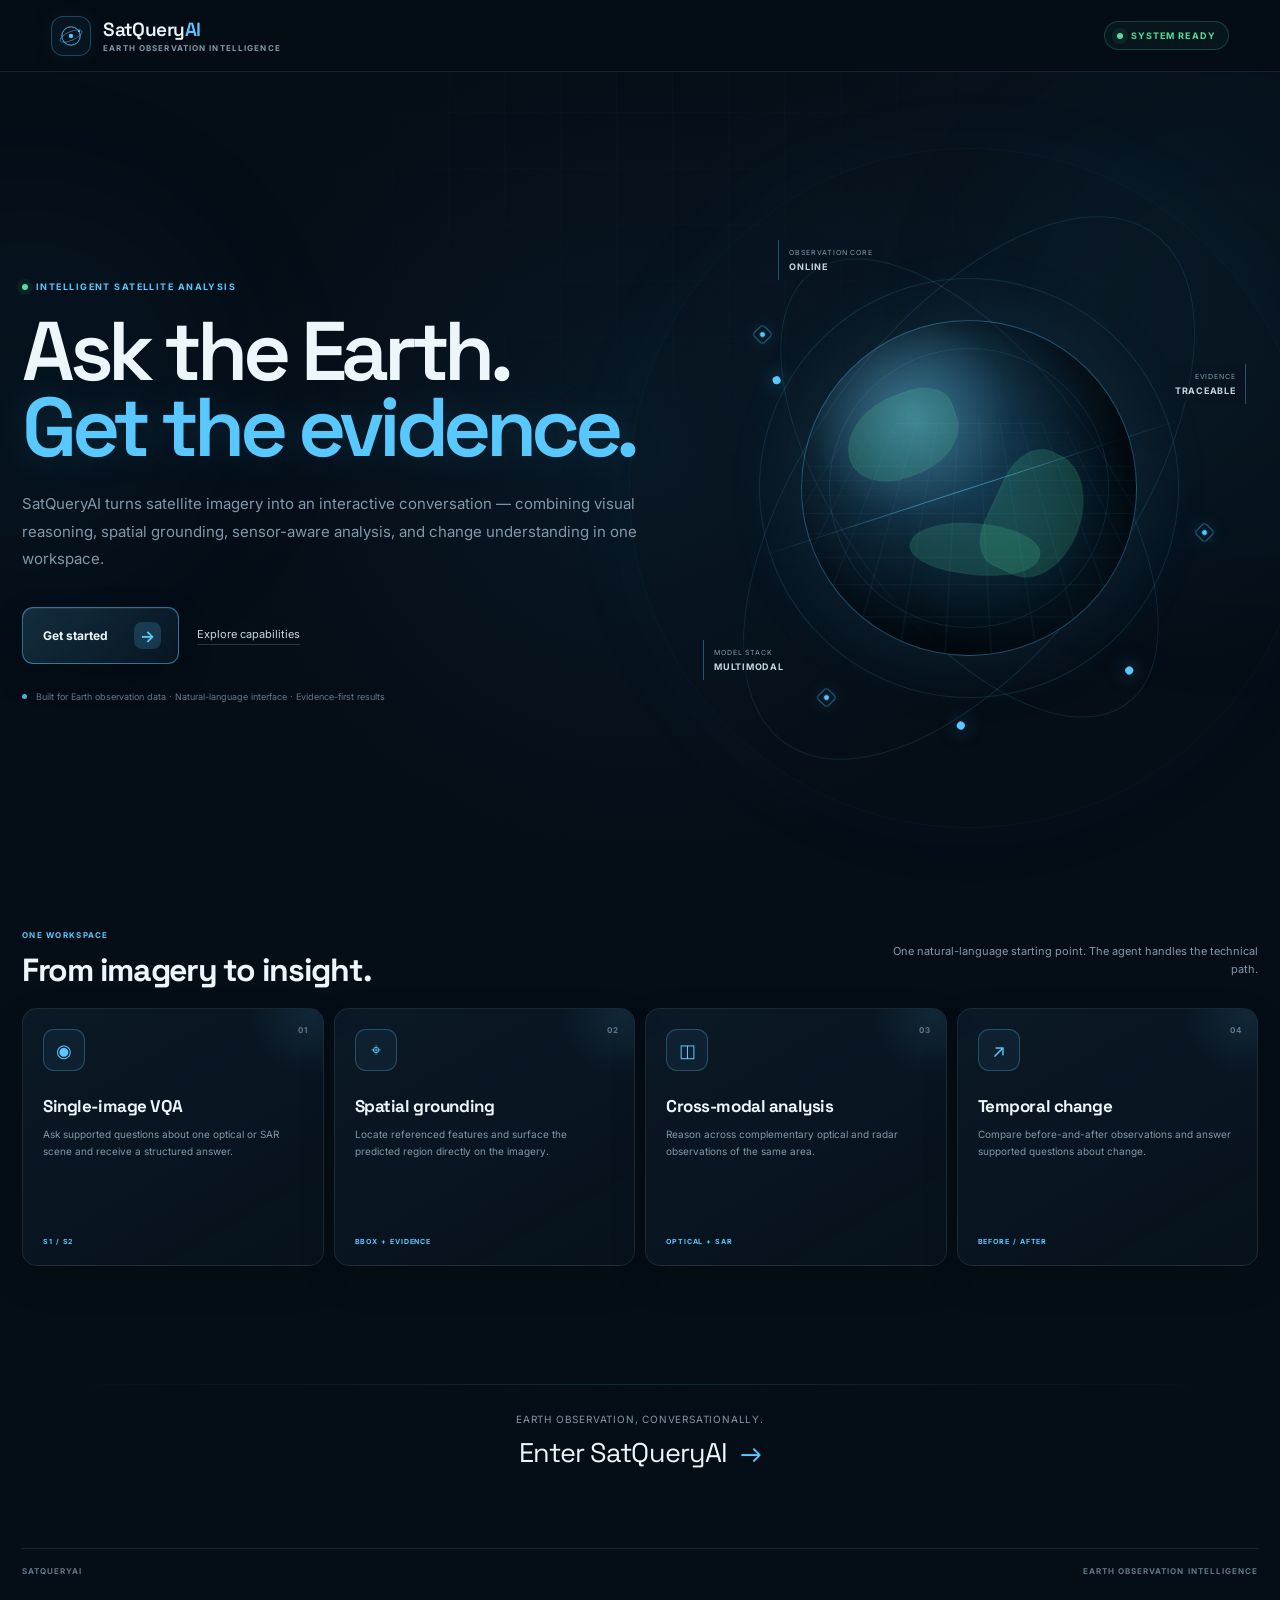
<file: frontend/index.html>
<!DOCTYPE html>
<html lang="en">
<head>
    <meta charset="UTF-8">

    <meta
        name="viewport"
        content="width=device-width, initial-scale=1.0"
    >

    <meta
        http-equiv="refresh"
        content="0; url=getstarted.html"
    >

    <title>SatQueryAI</title>

    <script>
        window.location.replace("getstarted.html");
    </script>
</head>

<body>
    <p>
        Opening SatQueryAI...
        <a href="getstarted.html">
            Continue
        </a>
    </p>
</body>
</html>
</file>
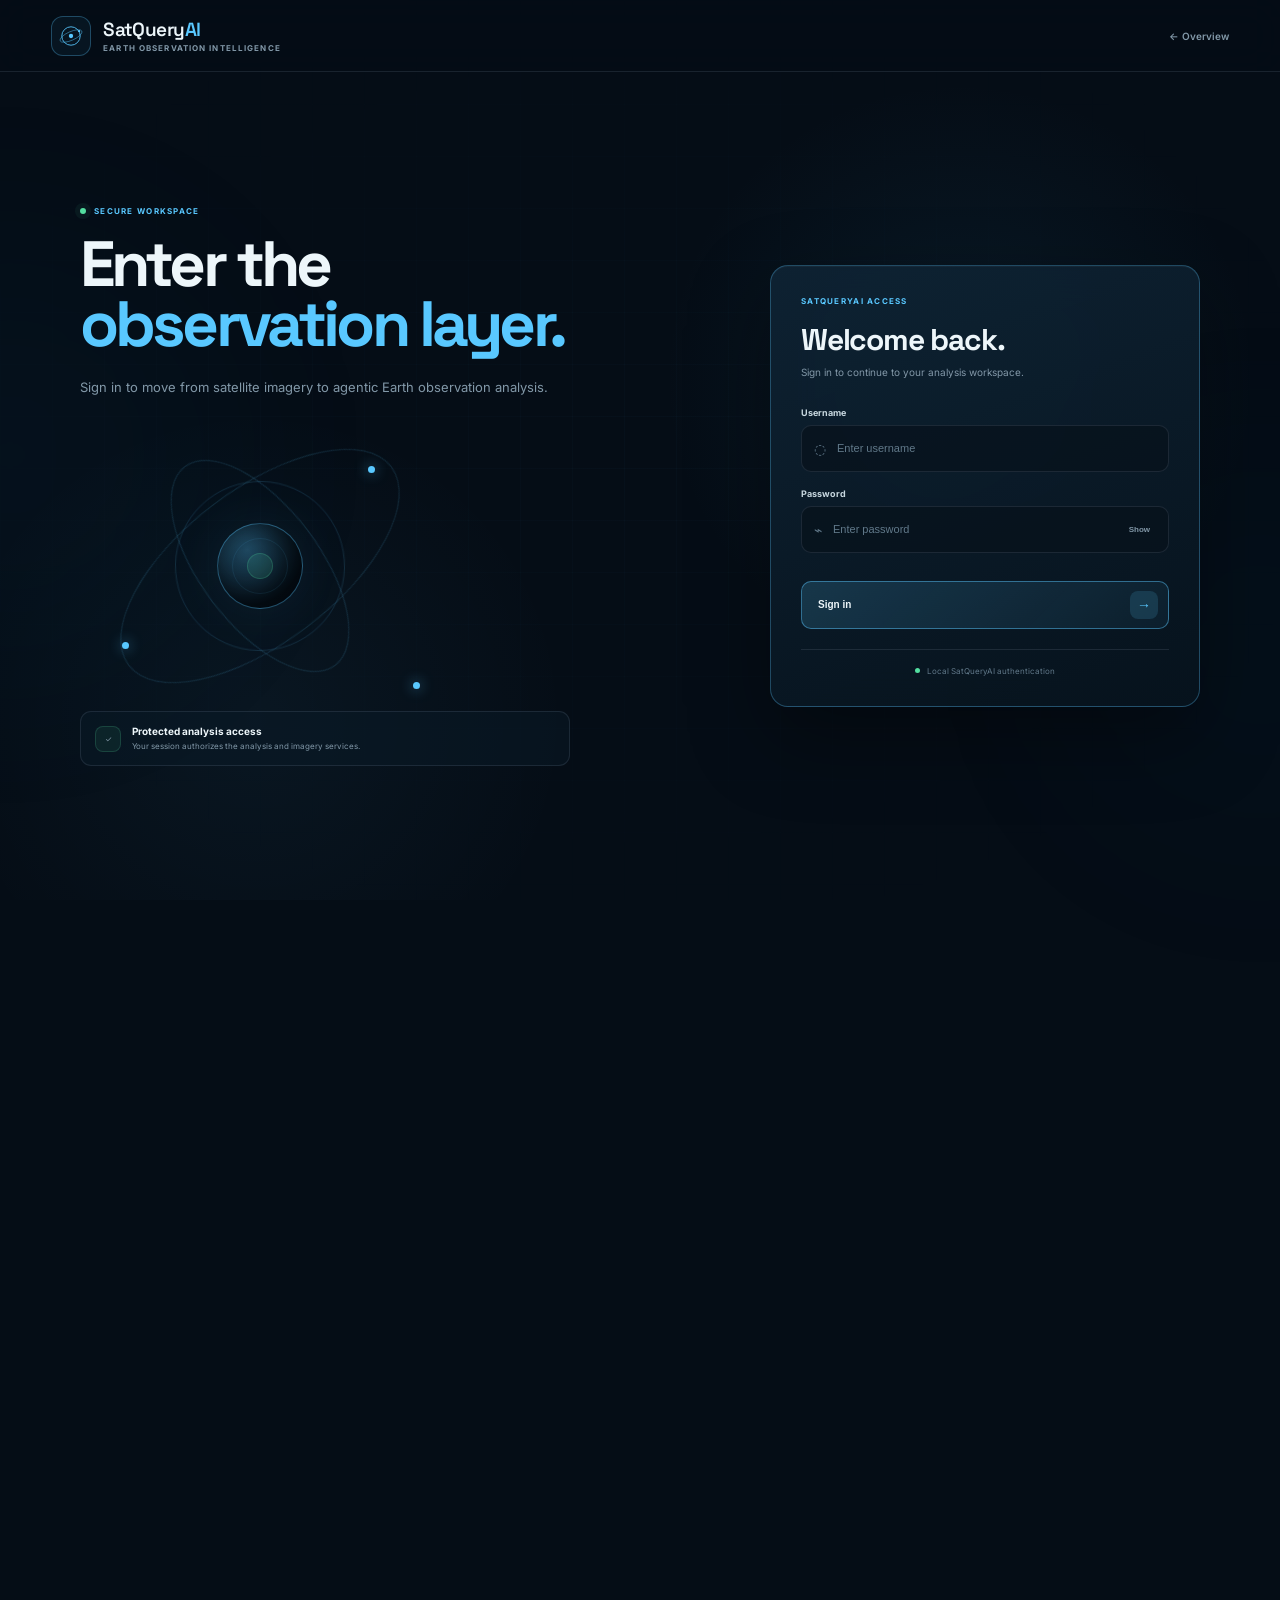
<file: frontend/dashboard.html>
<!DOCTYPE html>
<html lang="en">
<head>
    <meta charset="UTF-8">

    <meta
        name="viewport"
        content="width=device-width, initial-scale=1.0"
    >

    <meta
        name="description"
        content="SatQueryAI — ask natural-language questions about satellite imagery."
    >

    <title>SatQueryAI — Earth Observation Intelligence</title>

    <script src="auth-guard.js"></script>

    <link rel="stylesheet" href="style.css">
</head>

<body>

<div class="app-shell">

    <!-- =====================================================
         TOP BAR
    ====================================================== -->

    <header class="topbar">

        <div class="brand">

            <div class="brand-mark" aria-hidden="true">
                <svg
                    viewBox="0 0 48 48"
                    fill="none"
                    xmlns="http://www.w3.org/2000/svg"
                >
                    <circle
                        cx="24"
                        cy="24"
                        r="17"
                        stroke="currentColor"
                        stroke-width="1.6"
                    />

                    <ellipse
                        cx="24"
                        cy="24"
                        rx="22"
                        ry="8"
                        transform="rotate(-24 24 24)"
                        stroke="currentColor"
                        stroke-width="1.2"
                        opacity="0.65"
                    />

                    <circle
                        cx="24"
                        cy="24"
                        r="4"
                        fill="currentColor"
                    />

                    <circle
                        cx="39"
                        cy="15"
                        r="2"
                        fill="currentColor"
                    />
                </svg>
            </div>

            <div class="brand-copy">

                <div class="brand-name">
                    SatQuery<span>AI</span>
                </div>

                <div class="brand-subtitle">
                    Earth Observation Intelligence
                </div>

            </div>

        </div>


        <div class="topbar-actions">

            <div
                id="api-status"
                class="status-badge"
            >
                API: checking...
            </div>

            <button
                id="theme-toggle"
                class="icon-button theme-toggle"
                type="button"
                title="Switch theme"
                aria-label="Switch theme"
            >
                <svg
                    id="theme-icon-sun"
                    class="theme-icon"
                    viewBox="0 0 24 24"
                    fill="none"
                    stroke="currentColor"
                    stroke-width="1.7"
                >
                    <circle
                        cx="12"
                        cy="12"
                        r="4"
                    />
                    <path d="M12 2v2" />
                    <path d="M12 20v2" />
                    <path d="m4.93 4.93 1.42 1.42" />
                    <path d="m17.66 17.66 1.41 1.41" />
                    <path d="M2 12h2" />
                    <path d="M20 12h2" />
                    <path d="m6.34 17.66-1.41 1.41" />
                    <path d="m19.07 4.93-1.41 1.41" />
                </svg>

                <svg
                    id="theme-icon-moon"
                    class="theme-icon hidden"
                    viewBox="0 0 24 24"
                    fill="none"
                    stroke="currentColor"
                    stroke-width="1.7"
                >
                    <path
                        d="M20.2 14.4A8.5 8.5 0 0 1 9.6 3.8a8.5 8.5 0 1 0 10.6 10.6Z"
                    />
                </svg>
            </button>

        </div>

    </header>


    <!-- =====================================================
         MAIN
    ====================================================== -->

    <main class="workspace">


        <!-- =================================================
             HERO
        ================================================== -->

        <section class="hero-section">

            <div class="eyebrow">
                <span class="eyebrow-dot"></span>
                INTELLIGENT SATELLITE ANALYSIS
            </div>

            <h1>
                Ask questions about the Earth.
            </h1>

            <p class="hero-description">
                Add satellite imagery, ask a question in plain language,
                and let SatQueryAI find the relevant evidence.
            </p>


            <!-- Query composer -->

            <div class="query-composer">

                <div class="query-icon">

                    <svg
                        viewBox="0 0 24 24"
                        fill="none"
                        stroke="currentColor"
                        stroke-width="1.8"
                    >
                        <circle
                            cx="11"
                            cy="11"
                            r="7"
                        />
                        <path d="m20 20-4-4" />
                    </svg>

                </div>

                <textarea
                    id="query"
                    rows="1"
                    placeholder="What would you like to know about this area?"
                    aria-label="Ask SatQueryAI a question"
                ></textarea>

                <div class="query-hint">
                    Natural language
                </div>

            </div>


            <!-- Quick prompts -->

            <div class="suggestion-row">

                <span class="suggestion-label">
                    Try asking
                </span>

                <button
                    type="button"
                    class="suggestion-chip"
                    data-query="Where is the largest urban area in the image?"
                >
                    Find urban areas
                </button>

                <button
                    type="button"
                    class="suggestion-chip"
                    data-query="Describe the land cover in this image."
                >
                    Describe this scene
                </button>

                <button
                    type="button"
                    class="suggestion-chip"
                    data-query="What changed between these two images?"
                >
                    What changed?
                </button>

                <button
                    type="button"
                    class="suggestion-chip"
                    data-query="Are there buildings in this area?"
                >
                    Find buildings
                </button>

            </div>

        </section>


        <!-- =================================================
             INPUT MODE
        ================================================== -->

        <section class="mode-section">

            <div class="mode-heading">

                <div>
                    <div class="panel-kicker">
                        ANALYSIS
                    </div>

                    <h2>
                        What are you working with?
                    </h2>
                </div>

                <span class="mode-help">
                    SatQueryAI will handle the technical details.
                </span>

            </div>


            <div class="mode-selector">

                <button
                    id="mode-single"
                    class="mode-option active"
                    type="button"
                    data-mode="single"
                >

                    <span class="mode-icon">
                        <svg
                            viewBox="0 0 24 24"
                            fill="none"
                            stroke="currentColor"
                            stroke-width="1.6"
                        >
                            <rect
                                x="4"
                                y="4"
                                width="16"
                                height="16"
                                rx="3"
                            />

                            <circle
                                cx="9"
                                cy="9"
                                r="1.5"
                            />

                            <path
                                d="m5 18 5-6 3.5 3 2.5-3 3 4"
                            />
                        </svg>
                    </span>

                    <span>
                        <strong>One image</strong>
                        <small>Ask about a single scene</small>
                    </span>

                </button>


                <button
                    id="mode-compare"
                    class="mode-option"
                    type="button"
                    data-mode="compare"
                >

                    <span class="mode-icon">
                        <svg
                            viewBox="0 0 24 24"
                            fill="none"
                            stroke="currentColor"
                            stroke-width="1.6"
                        >
                            <rect
                                x="3"
                                y="5"
                                width="8"
                                height="14"
                                rx="2"
                            />

                            <rect
                                x="13"
                                y="5"
                                width="8"
                                height="14"
                                rx="2"
                            />

                            <path d="M11 12h2" />
                        </svg>
                    </span>

                    <span>
                        <strong>Two images</strong>
                        <small>Compare related observations</small>
                    </span>

                </button>

            </div>


            <!-- Compare type -->

            <div
                id="compare-type"
                class="compare-type hidden"
            >

                <span class="compare-label">
                    What are the two images showing?
                </span>

                <div class="compare-options">

                    <button
                        id="pair-temporal"
                        class="compare-option active"
                        type="button"
                        data-pair="temporal"
                    >
                        <strong>Before &amp; after</strong>
                        <small>Same area, different dates</small>
                    </button>

                    <button
                        id="pair-optical-sar"
                        class="compare-option"
                        type="button"
                        data-pair="optical-sar"
                    >
                        <strong>Two sensor views</strong>
                        <small>Optical and radar imagery</small>
                    </button>

                </div>

            </div>

        </section>


        <!-- =================================================
             THREE PANEL WORKSPACE
        ================================================== -->

        <section class="workspace-grid">


            <!-- =============================================
                 LEFT — IMAGERY
            ============================================== -->

            <div class="panel imagery-panel">

                <div class="panel-header">

                    <div>
                        <div class="panel-kicker">
                            INPUT
                        </div>

                        <h2>
                            Your imagery
                        </h2>
                    </div>

                    <div
                        id="imagery-ready"
                        class="panel-status"
                    >
                        WAITING
                    </div>

                </div>


                <div class="panel-content">

                    <p
                        id="imagery-description"
                        class="panel-description"
                    >
                        Add the satellite image you want
                        SatQueryAI to analyse.
                    </p>


                    <!-- =====================================
                         SINGLE IMAGE
                    ====================================== -->

                    <div
                        id="single-upload-area"
                        class="upload-layout"
                    >

                        <label
                            id="upload-zone-1"
                            class="upload-zone"
                            for="file-input-1"
                        >

                            <div class="upload-illustration">

                                <svg
                                    viewBox="0 0 64 64"
                                    fill="none"
                                    stroke="currentColor"
                                >

                                    <rect
                                        x="8"
                                        y="12"
                                        width="48"
                                        height="40"
                                        rx="6"
                                        stroke-width="1.5"
                                    />

                                    <circle
                                        cx="23"
                                        cy="27"
                                        r="4"
                                        stroke-width="1.5"
                                    />

                                    <path
                                        d="m12 46 13-13 8 8 7-9 12 14"
                                        stroke-width="1.5"
                                    />

                                </svg>

                            </div>

                            <div class="upload-title">
                                Add an image
                            </div>

                            <div class="upload-subtitle">
                                Drop it here or browse your computer
                            </div>

                            <span class="upload-button">
                                Browse imagery
                            </span>

                            <div class="upload-formats">
                                GeoTIFF · TIFF
                            </div>

                        </label>

                        <input
                            id="file-input-1"
                            type="file"
                            accept=".tif,.tiff,.png,.jpg,.jpeg"
                        >


                        <!-- Single preview -->

                        <div
                            id="image-preview-1"
                            class="image-preview hidden"
                        >

                            <div class="preview-image-wrap">
                                <img
                                    id="preview-img-1"
                                    alt="Selected satellite imagery"
                                >

                                <button
                                    id="remove-image-1"
                                    type="button"
                                    class="remove-image"
                                    title="Remove image"
                                >
                                    ×
                                </button>
                            </div>

                            <div class="preview-info">

                                <div class="preview-ready">
                                    <span></span>
                                    Image ready
                                </div>

                                <div
                                    id="preview-name-1"
                                    class="preview-name"
                                >
                                    —
                                </div>

                                <button
                                    id="replace-image-1"
                                    type="button"
                                    class="replace-button"
                                >
                                    Replace
                                </button>

                            </div>

                        </div>

                    </div>


                    <!-- =====================================
                         TWO IMAGE
                    ====================================== -->

                    <div
                        id="compare-upload-area"
                        class="compare-upload hidden"
                    >

                        <!-- FIRST IMAGE -->

                        <div class="image-slot">

                            <div class="slot-label">
                                <span id="slot-1-label">
                                    FIRST IMAGE
                                </span>
                            </div>

                            <label
                                id="upload-zone-compare-1"
                                class="upload-zone compact"
                                for="file-input-compare-1"
                            >

                                <div class="upload-illustration small">
                                    <svg
                                        viewBox="0 0 64 64"
                                        fill="none"
                                        stroke="currentColor"
                                    >
                                        <rect
                                            x="8"
                                            y="12"
                                            width="48"
                                            height="40"
                                            rx="6"
                                            stroke-width="1.5"
                                        />

                                        <circle
                                            cx="23"
                                            cy="27"
                                            r="4"
                                            stroke-width="1.5"
                                        />

                                        <path
                                            d="m12 46 13-13 8 8 7-9 12 14"
                                            stroke-width="1.5"
                                        />
                                    </svg>
                                </div>

                                <div class="upload-title">
                                    Add image
                                </div>

                                <span class="upload-button">
                                    Browse
                                </span>

                            </label>

                            <input
                                id="file-input-compare-1"
                                type="file"
                                accept=".tif,.tiff,.png,.jpg,.jpeg"
                            >


                            <div
                                id="image-preview-compare-1"
                                class="image-preview hidden"
                            >

                                <div class="preview-image-wrap">
                                    <img
                                        id="preview-img-compare-1"
                                        alt="First satellite image"
                                    >

                                    <button
                                        id="remove-image-compare-1"
                                        type="button"
                                        class="remove-image"
                                    >
                                        ×
                                    </button>
                                </div>

                                <div class="preview-info">

                                    <div class="preview-ready">
                                        <span></span>
                                        Ready
                                    </div>

                                    <div
                                        id="preview-name-compare-1"
                                        class="preview-name"
                                    >
                                        —
                                    </div>

                                    <button
                                        id="replace-image-compare-1"
                                        type="button"
                                        class="replace-button"
                                    >
                                        Replace
                                    </button>

                                </div>

                            </div>

                        </div>


                        <div class="compare-divider">
                            <span>+</span>
                        </div>


                        <!-- SECOND IMAGE -->

                        <div class="image-slot">

                            <div class="slot-label">
                                <span id="slot-2-label">
                                    SECOND IMAGE
                                </span>
                            </div>

                            <label
                                id="upload-zone-compare-2"
                                class="upload-zone compact"
                                for="file-input-compare-2"
                            >

                                <div class="upload-illustration small">
                                    <svg
                                        viewBox="0 0 64 64"
                                        fill="none"
                                        stroke="currentColor"
                                    >
                                        <rect
                                            x="8"
                                            y="12"
                                            width="48"
                                            height="40"
                                            rx="6"
                                            stroke-width="1.5"
                                        />

                                        <circle
                                            cx="23"
                                            cy="27"
                                            r="4"
                                            stroke-width="1.5"
                                        />

                                        <path
                                            d="m12 46 13-13 8 8 7-9 12 14"
                                            stroke-width="1.5"
                                        />
                                    </svg>
                                </div>

                                <div class="upload-title">
                                    Add image
                                </div>

                                <span class="upload-button">
                                    Browse
                                </span>

                            </label>

                            <input
                                id="file-input-compare-2"
                                type="file"
                                accept=".tif,.tiff,.png,.jpg,.jpeg"
                            >


                            <div
                                id="image-preview-compare-2"
                                class="image-preview hidden"
                            >

                                <div class="preview-image-wrap">
                                    <img
                                        id="preview-img-compare-2"
                                        alt="Second satellite image"
                                    >

                                    <button
                                        id="remove-image-compare-2"
                                        type="button"
                                        class="remove-image"
                                    >
                                        ×
                                    </button>
                                </div>

                                <div class="preview-info">

                                    <div class="preview-ready">
                                        <span></span>
                                        Ready
                                    </div>

                                    <div
                                        id="preview-name-compare-2"
                                        class="preview-name"
                                    >
                                        —
                                    </div>

                                    <button
                                        id="replace-image-compare-2"
                                        type="button"
                                        class="replace-button"
                                    >
                                        Replace
                                    </button>

                                </div>

                            </div>

                        </div>

                    </div>


                    <!-- Selected imagery count -->

                    <div
                        id="file-summary"
                        class="file-summary"
                    >
                        Add imagery to begin.
                    </div>


                    <!-- Scene reference -->

                    <div class="advanced-field">

                        <label
                            for="patch-id"
                            class="field-label"
                        >
                            Area name
                        </label>

                        <input
                            id="patch-id"
                            type="text"
                            placeholder="Optional area or scene name"
                        >

                    </div>

                </div>

            </div>


            <!-- =============================================
                 CENTER — VIEWER
            ============================================== -->

            <div class="panel viewer-panel">

                <div class="panel-header">

                    <div>

                        <div class="panel-kicker">
                            VIEW
                        </div>

                        <h2>
                            Satellite view
                        </h2>

                    </div>


                    <div class="viewer-tools">

                        <button
                            id="zoom-in"
                            type="button"
                            class="viewer-tool"
                            title="Zoom in"
                            disabled
                        >
                            +
                        </button>

                        <button
                            id="zoom-out"
                            type="button"
                            class="viewer-tool"
                            title="Zoom out"
                            disabled
                        >
                            −
                        </button>

                        <button
                            id="reset-view"
                            type="button"
                            class="viewer-tool"
                            title="Reset view"
                            disabled
                        >
                            ↺
                        </button>

                        <button
                            id="fullscreen-view"
                            type="button"
                            class="viewer-tool"
                            title="Fullscreen"
                        >
                            ⛶
                        </button>

                    </div>

                </div>


                <div
                    id="viewer-area"
                    class="viewer-area"
                >

                    <div class="viewer-grid"></div>


                    <!-- Empty state -->

                    <div
                        id="viewer-empty"
                        class="viewer-empty"
                    >

                        <div class="viewer-orbit">

                            <div class="orbit-ring orbit-ring-one"></div>
                            <div class="orbit-ring orbit-ring-two"></div>

                            <div class="viewer-center">

                                <svg
                                    viewBox="0 0 48 48"
                                    fill="none"
                                    stroke="currentColor"
                                >

                                    <circle
                                        cx="24"
                                        cy="24"
                                        r="8"
                                        stroke-width="1.2"
                                    />

                                    <circle
                                        cx="24"
                                        cy="24"
                                        r="18"
                                        stroke-width="1"
                                        stroke-dasharray="3 4"
                                    />

                                    <path
                                        d="M24 5v8M24 35v8M5 24h8M35 24h8"
                                        stroke-width="1"
                                    />

                                </svg>

                            </div>

                        </div>


                        <h3>
                            Your imagery will appear here
                        </h3>

                        <p>
                            Add an image to start exploring the scene.
                        </p>

                    </div>


                    <!-- Viewer image -->

                    <img
                        id="viewer-image"
                        class="viewer-result-image hidden"
                        alt="Satellite imagery viewer"
                    >


                    <!-- Compare viewer -->

                    <div
                        id="compare-viewer"
                        class="compare-viewer hidden"
                    >

                        <div
                            id="compare-viewer-one"
                            class="compare-view-pane"
                        >

                            <span class="viewer-image-label">
                                FIRST
                            </span>

                            <img
                                id="viewer-compare-img-1"
                                alt="First comparison image"
                            >

                        </div>


                        <div
                            id="compare-viewer-two"
                            class="compare-view-pane"
                        >

                            <span class="viewer-image-label">
                                SECOND
                            </span>

                            <img
                                id="viewer-compare-img-2"
                                alt="Second comparison image"
                            >

                        </div>

                    </div>


                    <!-- Evidence overlay container -->

                    <div
                        id="viewer-evidence"
                        class="viewer-evidence hidden"
                    ></div>

                </div>


                <div class="viewer-footer">

                    <span>
                        Satellite imagery
                    </span>

                    <span class="viewer-separator">
                        •
                    </span>

                    <span id="viewer-status">
                        Awaiting input
                    </span>

                </div>

            </div>


            <!-- =============================================
                 RIGHT — AI
            ============================================== -->

            <aside class="panel intelligence-panel">

                <div class="panel-header">

                    <div>

                        <div class="panel-kicker">
                            AI
                        </div>

                        <h2>
                            Analysis
                        </h2>

                    </div>

                    <div class="ai-pulse">
                        <span></span>
                        Ready
                    </div>

                </div>


                <div class="panel-content intelligence-content">


                    <!-- Empty state -->

                    <div
                        id="empty-result"
                        class="empty-result"
                    >

                        <div class="result-symbol">
                            ✦
                        </div>

                        <h3>
                            Ready when you are
                        </h3>

                        <p>
                            Add imagery and ask a question.
                            Your answer and supporting evidence
                            will appear here.
                        </p>

                    </div>


                    <!-- Actual result -->

                    <div
                        id="results"
                        class="results hidden"
                    >

                        <div class="answer-card">

                            <div class="answer-label">
                                ANSWER
                            </div>

                            <div
                                id="answer"
                                class="answer"
                            >
                                —
                            </div>

                            <div
                                id="answer-confidence"
                                class="answer-confidence"
                            >
                                Confidence: N/A
                            </div>

                        </div>


                        <div class="result-details">

                            <div class="detail-row">

                                <span>
                                    Analysis
                                </span>

                                <strong
                                    id="analysis-task"
                                >
                                    N/A
                                </strong>

                            </div>


                            <div class="detail-row">

                                <span>
                                    Method
                                </span>

                                <strong
                                    id="selected-tool"
                                >
                                    N/A
                                </strong>

                            </div>


                            <div class="detail-row">

                                <span>
                                    Status
                                </span>

                                <strong
                                    id="execution-status"
                                >
                                    N/A
                                </strong>

                            </div>


                            <div class="detail-row">

                                <span>
                                    Time
                                </span>

                                <strong
                                    id="execution-time"
                                >
                                    N/A
                                </strong>

                            </div>


                            <div
                                id="grounding-detail"
                                class="detail-row hidden"
                            >

                                <span>
                                    Grounding
                                </span>

                                <strong
                                    id="grounding-mode"
                                >
                                    N/A
                                </strong>

                            </div>

                        </div>

                    </div>

                </div>

            </aside>

        </section>


        <!-- =================================================
             ACTION BAR
        ================================================== -->

        <section class="action-section">

            <div class="action-copy">

                <span class="action-dot"></span>

                <span id="action-message">
                    Add imagery and ask a question to begin.
                </span>

            </div>


            <button
                id="analyze-button"
                class="primary-action"
                type="button"
            >

                <span>
                    Analyse scene
                </span>

                <svg
                    viewBox="0 0 24 24"
                    fill="none"
                    stroke="currentColor"
                    stroke-width="2"
                >
                    <path d="M5 12h14" />
                    <path d="m13 6 6 6-6 6" />
                </svg>

            </button>


            <div
                id="loading"
                class="loading hidden"
            >
                Analysing your imagery...
            </div>

        </section>


        <!-- =================================================
             ERROR
        ================================================== -->

        <section
            id="error-panel"
            class="error-panel hidden"
        >

            <div class="error-icon">
                !
            </div>

            <div>

                <strong>
                    Something went wrong
                </strong>

                <p id="error-message"></p>

            </div>

        </section>


        <!-- =================================================
             EVIDENCE
        ================================================== -->

        <section
            id="evidence-section"
            class="panel evidence-panel hidden"
        >

            <div class="panel-header">

                <div>

                    <div class="panel-kicker">
                        EVIDENCE
                    </div>

                    <h2>
                        Supporting imagery
                    </h2>

                </div>

                <div class="panel-status">
                    DETECTED
                </div>

            </div>


            <div class="evidence-content">

                <div class="evidence-image-wrap">

                    <img
                        id="evidence-image"
                        alt="SatQueryAI visual evidence"
                    >

                </div>


                <div class="evidence-meta">

                    <div class="evidence-item">

                        <span>
                            Region
                        </span>

                        <strong id="bbox-normalized">
                            N/A
                        </strong>

                    </div>


                    <div class="evidence-item">

                        <span>
                            Image area
                        </span>

                        <strong id="bbox-pixels">
                            N/A
                        </strong>

                    </div>


                    <div class="evidence-item">

                        <span>
                            View
                        </span>

                        <strong id="rgb-bands">
                            N/A
                        </strong>

                    </div>

                </div>

            </div>

        </section>


        <!-- =================================================
             TECHNICAL DETAILS
        ================================================== -->

        <section class="technical-area">

            <details>

                <summary>

                    <span>
                        Analysis details
                    </span>

                    <span class="technical-subtitle">
                        Technical execution trace
                    </span>

                </summary>


                <div class="technical-grid">

                    <div class="technical-card">

                        <div class="technical-card-title">
                            Execution trace
                        </div>

                        <pre id="execution-trace"></pre>

                    </div>


                    <div class="technical-card">

                        <div class="technical-card-title">
                            API response
                        </div>

                        <pre id="full-response"></pre>

                    </div>

                </div>

            </details>

        </section>


        <!-- =================================================
             ADVANCED
        ================================================== -->

        <section class="advanced-section">

            <details>

                <summary>

                    <span>
                        Advanced question options
                    </span>

                    <span class="technical-subtitle">
                        Optional
                    </span>

                </summary>


                <div class="advanced-options">

                    <div class="advanced-option">

                        <label for="option-a">
                            A
                        </label>

                        <input
                            id="option-a"
                            type="text"
                            placeholder="Option A"
                        >

                    </div>


                    <div class="advanced-option">

                        <label for="option-b">
                            B
                        </label>

                        <input
                            id="option-b"
                            type="text"
                            placeholder="Option B"
                        >

                    </div>


                    <div class="advanced-option">

                        <label for="option-c">
                            C
                        </label>

                        <input
                            id="option-c"
                            type="text"
                            placeholder="Option C"
                        >

                    </div>


                    <div class="advanced-option">

                        <label for="option-d">
                            D
                        </label>

                        <input
                            id="option-d"
                            type="text"
                            placeholder="Option D"
                        >

                    </div>

                </div>

            </details>

        </section>

    </main>


    <!-- =====================================================
         FOOTER
    ====================================================== -->

    <footer class="footer">

        <div class="footer-brand">
            SatQueryAI
        </div>

        <div class="footer-description">
            Earth Observation Intelligence
        </div>

    </footer>

</div>


<script src="app.js"></script>
<script src="auth-guard.js"></script>

</body>
</html>
</file>
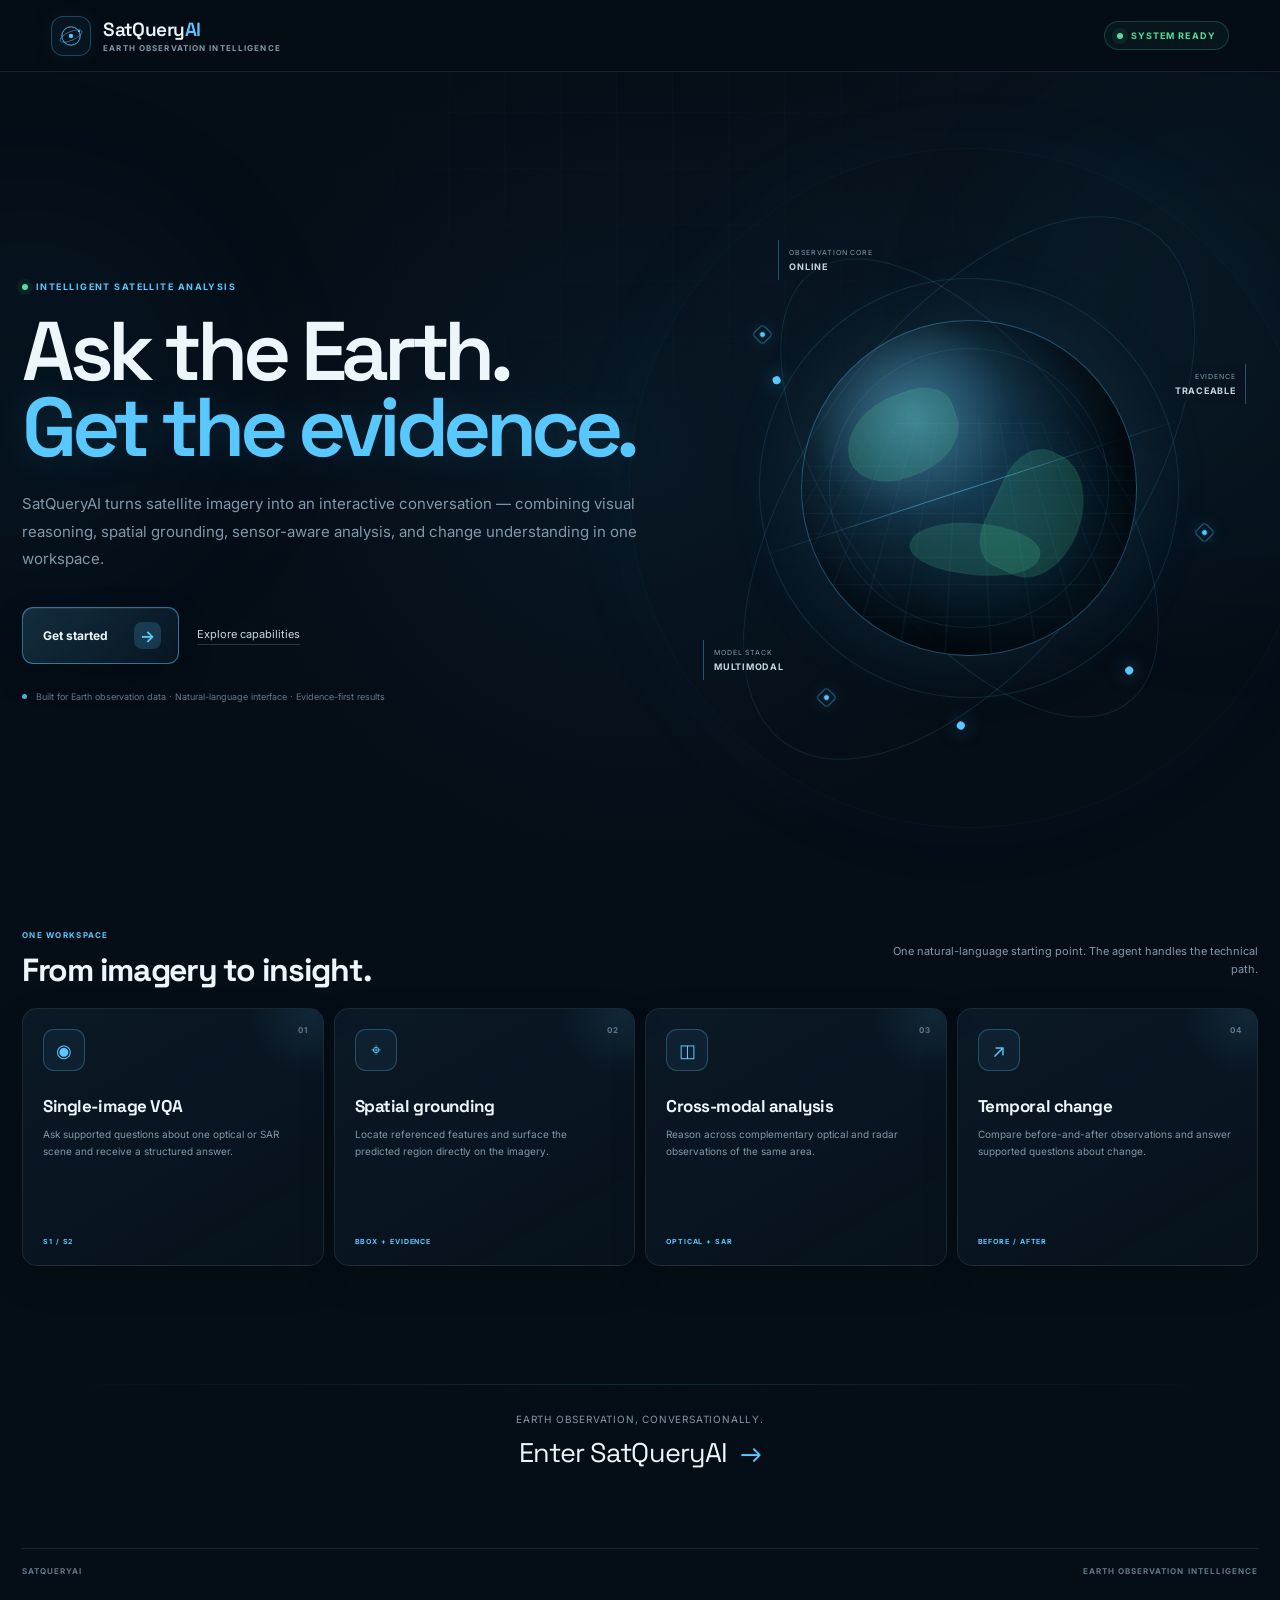
<file: frontend/getstarted.html>
<!DOCTYPE html>
<html lang="en">
<head>
    <meta charset="UTF-8">
    <meta name="viewport" content="width=device-width, initial-scale=1.0">
    <meta name="description" content="SatQueryAI — intelligent Earth observation analysis.">
    <title>SatQueryAI — Get Started</title>
    <link rel="preconnect" href="https://fonts.googleapis.com">
    <link rel="preconnect" href="https://fonts.gstatic.com" crossorigin>
    <link href="https://fonts.googleapis.com/css2?family=Inter:wght@400;500;600;700&family=Space+Grotesk:wght@400;500;600;700&display=swap" rel="stylesheet">
    <link rel="stylesheet" href="getstarted.css">
</head>
<body>
<div class="landing-shell">
    <div class="ambient ambient-one"></div>
    <div class="ambient ambient-two"></div>
    <div class="grid"></div>

    <header class="landing-topbar">
        <a class="brand" href="getstarted.html" aria-label="SatQueryAI home">
            <span class="brand-mark" aria-hidden="true">
                <svg viewBox="0 0 48 48" fill="none" xmlns="http://www.w3.org/2000/svg">
                    <circle cx="24" cy="24" r="17" stroke="currentColor" stroke-width="1.6"/>
                    <ellipse cx="24" cy="24" rx="22" ry="8" transform="rotate(-24 24 24)" stroke="currentColor" stroke-width="1.2" opacity=".65"/>
                    <circle cx="24" cy="24" r="4" fill="currentColor"/>
                    <circle cx="39" cy="15" r="2" fill="currentColor"/>
                </svg>
            </span>
            <span class="brand-copy">
                <span class="brand-name">SatQuery<span>AI</span></span>
                <span class="brand-subtitle">Earth Observation Intelligence</span>
            </span>
        </a>

        <div class="top-status">
            <span class="status-dot"></span>
            SYSTEM READY
        </div>
    </header>

    <main>
        <section class="hero">
            <div class="hero-copy reveal">
                <div class="eyebrow"><span></span> INTELLIGENT SATELLITE ANALYSIS</div>
                <h1>Ask the Earth.<br><em>Get the evidence.</em></h1>
                <p class="hero-description">
                    SatQueryAI turns satellite imagery into an interactive conversation —
                    combining visual reasoning, spatial grounding, sensor-aware analysis,
                    and change understanding in one workspace.
                </p>

                <div class="hero-actions">
                    <a class="primary-cta" href="login.html">
                        <span>Get started</span>
                        <span class="cta-arrow" aria-hidden="true">→</span>
                    </a>
                    <a class="secondary-cta" href="#capabilities">Explore capabilities</a>
                </div>

                <div class="trust-line">
                    <span class="trust-pulse"></span>
                    Built for Earth observation data · Natural-language interface · Evidence-first results
                </div>
            </div>

            <div class="orbit-stage reveal delay-one" aria-label="SatQueryAI intelligence visualization">
                <div class="orbit-halo halo-one"></div>
                <div class="orbit-halo halo-two"></div>
                <div class="orbit-ring ring-one"><i></i></div>
                <div class="orbit-ring ring-two"><i></i></div>
                <div class="orbit-ring ring-three"><i></i></div>
                <div class="scan-beam"></div>

                <div class="earth">
                    <div class="earth-grid"></div>
                    <div class="earth-glow"></div>
                    <div class="continent continent-a"></div>
                    <div class="continent continent-b"></div>
                    <div class="continent continent-c"></div>
                </div>

                <div class="telemetry telemetry-top">
                    <span>OBSERVATION CORE</span>
                    <strong>ONLINE</strong>
                </div>
                <div class="telemetry telemetry-left">
                    <span>MODEL STACK</span>
                    <strong>MULTIMODAL</strong>
                </div>
                <div class="telemetry telemetry-right">
                    <span>EVIDENCE</span>
                    <strong>TRACEABLE</strong>
                </div>

                <div class="satellite satellite-one"><span></span></div>
                <div class="satellite satellite-two"><span></span></div>
                <div class="satellite satellite-three"><span></span></div>
            </div>
        </section>

        <section class="capabilities" id="capabilities">
            <div class="section-heading reveal">
                <div>
                    <div class="section-kicker">ONE WORKSPACE</div>
                    <h2>From imagery to insight.</h2>
                </div>
                <p>One natural-language starting point. The agent handles the technical path.</p>
            </div>

            <div class="capability-grid">
                <article class="capability-card reveal delay-one">
                    <div class="card-index">01</div>
                    <div class="card-icon icon-single">◉</div>
                    <h3>Single-image VQA</h3>
                    <p>Ask supported questions about one optical or SAR scene and receive a structured answer.</p>
                    <span class="card-tag">S1 / S2</span>
                </article>

                <article class="capability-card reveal delay-two">
                    <div class="card-index">02</div>
                    <div class="card-icon icon-ground">⌖</div>
                    <h3>Spatial grounding</h3>
                    <p>Locate referenced features and surface the predicted region directly on the imagery.</p>
                    <span class="card-tag">BBOX + EVIDENCE</span>
                </article>

                <article class="capability-card reveal delay-three">
                    <div class="card-index">03</div>
                    <div class="card-icon icon-cross">◫</div>
                    <h3>Cross-modal analysis</h3>
                    <p>Reason across complementary optical and radar observations of the same area.</p>
                    <span class="card-tag">OPTICAL + SAR</span>
                </article>

                <article class="capability-card reveal delay-four">
                    <div class="card-index">04</div>
                    <div class="card-icon icon-temporal">↗</div>
                    <h3>Temporal change</h3>
                    <p>Compare before-and-after observations and answer supported questions about change.</p>
                    <span class="card-tag">BEFORE / AFTER</span>
                </article>
            </div>
        </section>

        <section class="closing reveal">
            <div class="closing-line"></div>
            <p>Earth observation, conversationally.</p>
            <a href="login.html">Enter SatQueryAI <span>→</span></a>
        </section>
    </main>

    <footer class="landing-footer">
        <span>SatQueryAI</span>
        <span>EARTH OBSERVATION INTELLIGENCE</span>
    </footer>
</div>
<script src="getstarted.js"></script>
</body>
</html>
</file>
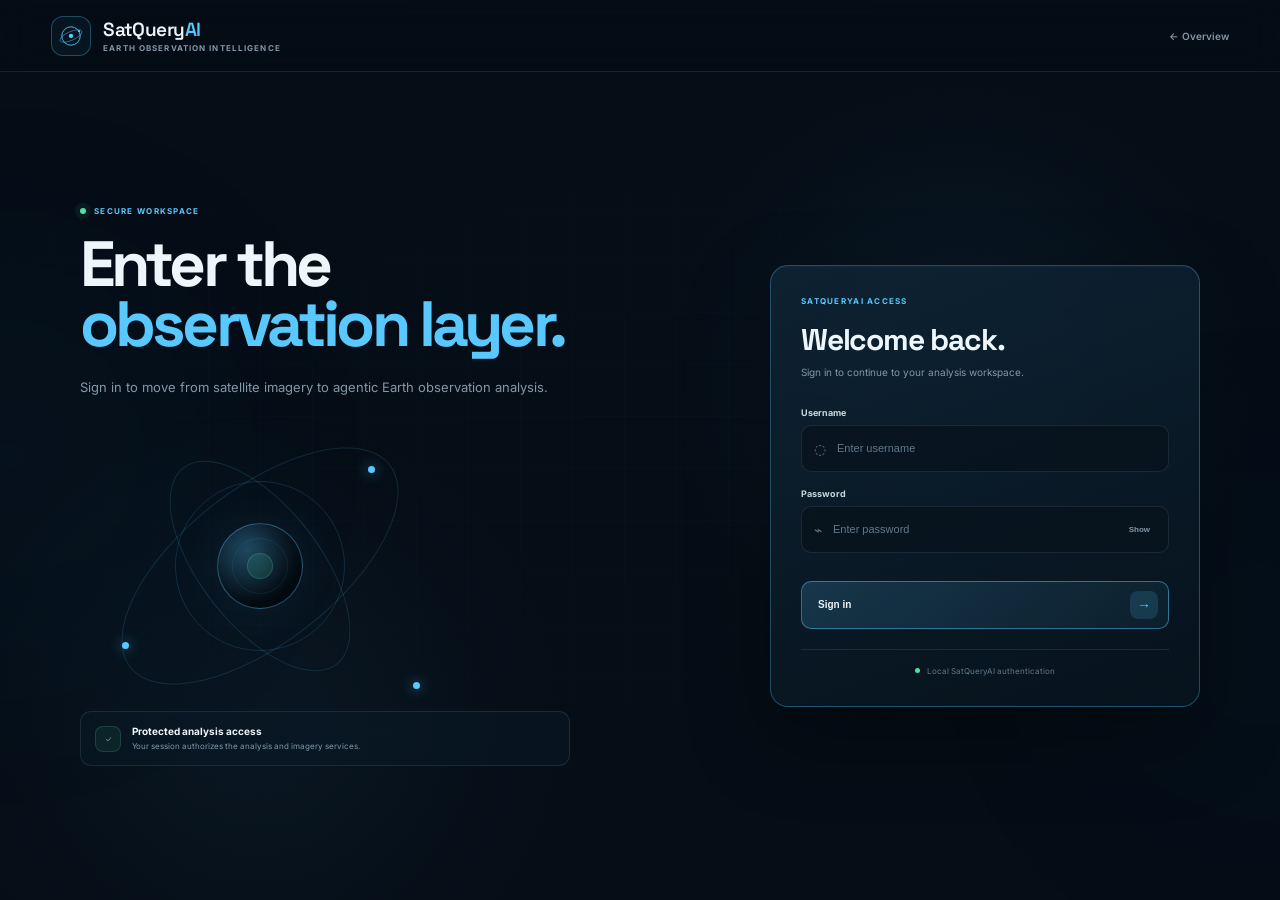
<file: frontend/login.html>
<!DOCTYPE html>
<html lang="en">
<head>
    <meta charset="UTF-8">
    <meta name="viewport" content="width=device-width, initial-scale=1.0">
    <meta name="description" content="Sign in to SatQueryAI.">
    <title>SatQueryAI — Sign in</title>
    <link rel="preconnect" href="https://fonts.googleapis.com">
    <link rel="preconnect" href="https://fonts.gstatic.com" crossorigin>
    <link href="https://fonts.googleapis.com/css2?family=Inter:wght@400;500;600;700&family=Space+Grotesk:wght@400;500;600;700&display=swap" rel="stylesheet">
    <link rel="stylesheet" href="login.css">
</head>
<body>
<div class="login-shell">
    <div class="login-grid"></div>
    <div class="login-glow glow-a"></div>
    <div class="login-glow glow-b"></div>

    <header class="login-topbar">
        <a class="brand" href="getstarted.html" aria-label="Back to SatQueryAI overview">
            <span class="brand-mark" aria-hidden="true">
                <svg viewBox="0 0 48 48" fill="none" xmlns="http://www.w3.org/2000/svg">
                    <circle cx="24" cy="24" r="17" stroke="currentColor" stroke-width="1.6"/>
                    <ellipse cx="24" cy="24" rx="22" ry="8" transform="rotate(-24 24 24)" stroke="currentColor" stroke-width="1.2" opacity=".65"/>
                    <circle cx="24" cy="24" r="4" fill="currentColor"/>
                    <circle cx="39" cy="15" r="2" fill="currentColor"/>
                </svg>
            </span>
            <span class="brand-copy">
                <span class="brand-name">SatQuery<span>AI</span></span>
                <span class="brand-subtitle">Earth Observation Intelligence</span>
            </span>
        </a>
        <a class="back-link" href="getstarted.html">← Overview</a>
    </header>

    <main class="login-main">
        <section class="login-visual">
            <div class="visual-kicker"><span></span> SECURE WORKSPACE</div>
            <h1>Enter the<br><em>observation layer.</em></h1>
            <p>Sign in to move from satellite imagery to agentic Earth observation analysis.</p>

            <div class="mini-orbit">
                <div class="mini-ring ring-a"></div>
                <div class="mini-ring ring-b"></div>
                <div class="mini-ring ring-c"></div>
                <div class="mini-core"><div></div></div>
                <span class="mini-dot dot-a"></span>
                <span class="mini-dot dot-b"></span>
                <span class="mini-dot dot-c"></span>
            </div>

            <div class="security-note">
                <span class="security-icon">✓</span>
                <div>
                    <strong>Protected analysis access</strong>
                    <span>Your session authorizes the analysis and imagery services.</span>
                </div>
            </div>
        </section>

        <section class="login-card-wrap">
            <div class="login-card">
                <div class="card-kicker">SATQUERYAI ACCESS</div>
                <h2>Welcome back.</h2>
                <p class="card-subtitle">Sign in to continue to your analysis workspace.</p>

                <form id="login-form" novalidate>
                    <label for="username">Username</label>
                    <div class="field">
                        <span class="field-icon">◌</span>
                        <input id="username" name="username" type="text" autocomplete="username" placeholder="Enter username" required>
                    </div>

                    <label for="password">Password</label>
                    <div class="field">
                        <span class="field-icon">⌁</span>
                        <input id="password" name="password" type="password" autocomplete="current-password" placeholder="Enter password" required>
                        <button class="show-password" id="toggle-password" type="button" aria-label="Show password">Show</button>
                    </div>

                    <div class="form-status" id="form-status" role="alert" aria-live="polite"></div>

                    <button class="submit-button" type="submit" id="login-button">
                        <span id="login-button-text">Sign in</span>
                        <span class="submit-arrow">→</span>
                    </button>
                </form>

                <div class="login-footnote">
                    <span class="tiny-dot"></span>
                    Local SatQueryAI authentication
                </div>
            </div>
        </section>
    </main>
</div>
<script src="login.js"></script>
</body>
</html>
</file>
<file: frontend/style.css>
@import url("https://fonts.googleapis.com/css2?family=Inter:wght@400;500;600;700&family=Space+Grotesk:wght@400;500;600;700&display=swap");


/* =========================================================
   SATQUERYAI — UNIFIED DESIGN SYSTEM
========================================================= */

:root {
    --bg: #07111c;
    --bg-soft: #0a1724;

    --surface: #0d1b29;
    --surface-2: #102131;
    --surface-3: #14283a;

    --text: #edf5f8;
    --text-soft: #c4d3dd;
    --muted: #8196a7;
    --muted-2: #64798a;

    --accent: #59c8ff;
    --accent-soft: rgba(89, 200, 255, 0.075);
    --accent-border: rgba(89, 200, 255, 0.25);

    --success: #53dea0;
    --warning: #f2bb69;
    --danger: #ff7474;

    --border: rgba(148, 163, 184, 0.14);
    --border-strong: rgba(148, 163, 184, 0.22);

    --shadow:
        0 18px 50px rgba(0, 0, 0, 0.18);

    --radius: 14px;
}


/* =========================================================
   LIGHT THEME VARIABLES
========================================================= */

html.light-theme {
    --bg: #f1f6f9;
    --bg-soft: #eaf1f5;

    --surface: #ffffff;
    --surface-2: #f7fafc;
    --surface-3: #eef4f7;

    --text: #183041;
    --text-soft: #455d6d;
    --muted: #718695;
    --muted-2: #8b9ba7;

    --accent: #168dcc;
    --accent-soft: rgba(22, 141, 204, 0.065);
    --accent-border: rgba(22, 141, 204, 0.23);

    --success: #168c5c;
    --warning: #b97919;
    --danger: #d54f4f;

    --border: rgba(17, 49, 70, 0.11);
    --border-strong: rgba(17, 49, 70, 0.18);

    --shadow:
        0 18px 50px rgba(26, 62, 85, 0.08);
}


/* =========================================================
   RESET
========================================================= */

* {
    box-sizing: border-box;
}

html {
    min-height: 100%;
    scroll-behavior: smooth;
}

body {
    margin: 0;
    min-height: 100vh;

    background:
        radial-gradient(
            circle at 15% 0%,
            rgba(36, 116, 159, 0.10),
            transparent 30%
        ),
        radial-gradient(
            circle at 85% 10%,
            rgba(36, 116, 159, 0.065),
            transparent 28%
        ),
        var(--bg);

    color: var(--text);

    font-family:
        "Inter",
        "Segoe UI",
        Arial,
        sans-serif;

    -webkit-font-smoothing: antialiased;
    -moz-osx-font-smoothing: grayscale;

    transition:
        background-color 0.25s ease,
        color 0.25s ease;
}

button,
input,
textarea {
    font: inherit;
}

button {
    border: 0;
}

textarea,
input {
    outline: none;
}

::selection {
    background: rgba(89, 200, 255, 0.2);
}

::-webkit-scrollbar {
    width: 7px;
    height: 7px;
}

::-webkit-scrollbar-track {
    background: transparent;
}

::-webkit-scrollbar-thumb {
    background: rgba(120, 145, 162, 0.27);
    border-radius: 999px;
}

::-webkit-scrollbar-thumb:hover {
    background: rgba(120, 145, 162, 0.42);
}


/* =========================================================
   SHELL
========================================================= */

.app-shell {
    position: relative;

    min-height: 100vh;

    display: flex;
    flex-direction: column;

    overflow-x: hidden;
}

.app-shell::before {
    content: "";

    position: fixed;
    inset: 0;

    pointer-events: none;

    background-image:
        linear-gradient(
            rgba(89, 200, 255, 0.022) 1px,
            transparent 1px
        ),
        linear-gradient(
            90deg,
            rgba(89, 200, 255, 0.022) 1px,
            transparent 1px
        );

    background-size: 48px 48px;

    mask-image:
        radial-gradient(
            ellipse at center top,
            black,
            transparent 75%
        );

    opacity: 0.45;
}

html.light-theme .app-shell::before {
    background-image:
        linear-gradient(
            rgba(22, 141, 204, 0.024) 1px,
            transparent 1px
        ),
        linear-gradient(
            90deg,
            rgba(22, 141, 204, 0.024) 1px,
            transparent 1px
        );

    opacity: 0.7;
}


/* =========================================================
   TOP BAR
========================================================= */

.topbar {
    height: 70px;

    display: flex;
    align-items: center;
    justify-content: space-between;

    padding: 0 34px;

    position: sticky;
    top: 0;
    z-index: 100;

    border-bottom:
        1px solid var(--border);

    background:
        rgba(7, 17, 28, 0.88);

    backdrop-filter: blur(18px);
    -webkit-backdrop-filter: blur(18px);
}

html.light-theme .topbar {
    background:
        rgba(247, 250, 252, 0.90);
}


.brand {
    display: flex;
    align-items: center;

    gap: 12px;
}

.brand-mark {
    width: 38px;
    height: 38px;

    display: grid;
    place-items: center;

    flex-shrink: 0;

    color: var(--accent);

    border:
        1px solid var(--accent-border);

    border-radius: 11px;

    background:
        rgba(89, 200, 255, 0.06);
}

.brand-mark svg {
    width: 25px;
    height: 25px;
}

.brand-copy {
    line-height: 1;
}

.brand-name {
    font-family:
        "Space Grotesk",
        "Inter",
        sans-serif;

    font-size: 19px;
    font-weight: 600;

    letter-spacing: -0.03em;
}

.brand-name span {
    color: var(--accent);
}

.brand-subtitle {
    margin-top: 5px;

    color: var(--muted);

    font-size: 8px;
    font-weight: 600;

    letter-spacing: 0.14em;
    text-transform: uppercase;
}

.topbar-actions {
    display: flex;
    align-items: center;
    gap: 9px;
}

.status-badge {
    min-height: 32px;

    display: inline-flex;
    align-items: center;

    gap: 7px;

    padding: 0 11px;

    border:
        1px solid var(--border);

    border-radius: 999px;

    background:
        rgba(255, 255, 255, 0.02);

    color: var(--muted);

    font-size: 10px;
    font-weight: 600;
}

.status-badge.connected {
    color: var(--success);

    border-color:
        rgba(83, 222, 160, 0.24);

    background:
        rgba(83, 222, 160, 0.05);
}

.status-badge.failed {
    color: var(--danger);

    border-color:
        rgba(255, 116, 116, 0.24);

    background:
        rgba(255, 116, 116, 0.05);
}

.icon-button {
    width: 34px;
    height: 34px;

    display: grid;
    place-items: center;

    padding: 0;

    border:
        1px solid var(--border);

    border-radius: 10px;

    background:
        rgba(255, 255, 255, 0.018);

    color: var(--muted);

    cursor: pointer;

    transition:
        background 0.18s ease,
        border-color 0.18s ease,
        color 0.18s ease,
        transform 0.18s ease;
}

.icon-button:hover {
    color: var(--accent);

    border-color:
        var(--accent-border);

    background:
        var(--accent-soft);

    transform:
        translateY(-1px);
}

.icon-button svg {
    width: 15px;
    height: 15px;
}


/* =========================================================
   MAIN WORKSPACE
========================================================= */

.workspace {
    width:
        min(
            1390px,
            calc(100% - 56px)
        );

    margin: 0 auto;

    padding:
        48px
        0
        60px;

    position: relative;
    z-index: 1;
}


/* =========================================================
   HERO
========================================================= */

.hero-section {
    max-width: 900px;

    margin:
        0 auto
        40px;

    text-align: center;
}

.eyebrow {
    display: inline-flex;
    align-items: center;

    gap: 8px;

    margin-bottom: 16px;

    color: var(--accent);

    font-size: 9px;
    font-weight: 700;

    letter-spacing: 0.16em;
    text-transform: uppercase;
}

.eyebrow-dot {
    width: 6px;
    height: 6px;

    border-radius: 50%;

    background: var(--success);

    box-shadow:
        0 0 0 4px rgba(83, 222, 160, 0.08);

    animation:
        status-pulse 2.5s ease-in-out infinite;
}

@keyframes status-pulse {
    0%,
    100% {
        opacity: 0.7;
        transform: scale(1);
    }

    50% {
        opacity: 1;
        transform: scale(1.15);
    }
}

.hero-section h1 {
    margin: 0;

    font-family:
        "Space Grotesk",
        "Inter",
        sans-serif;

    font-size:
        clamp(2.35rem, 4.8vw, 4rem);

    line-height: 1.03;

    font-weight: 600;

    letter-spacing: -0.055em;

    color: var(--text);
}

.hero-description {
    max-width: 680px;

    margin:
        15px auto
        25px;

    color: var(--muted);

    font-size: 13px;
    line-height: 1.7;
}


/* =========================================================
   QUERY COMPOSER
========================================================= */

.query-composer {
    width:
        min(
            760px,
            100%
        );

    min-height: 56px;

    display: flex;
    align-items: center;

    gap: 10px;

    margin: 0 auto;

    padding:
        6px
        8px
        6px
        13px;

    border:
        1px solid var(--border-strong);

    border-radius: 14px;

    background:
        var(--surface);

    box-shadow:
        var(--shadow);

    transition:
        border-color 0.18s ease,
        box-shadow 0.18s ease;
}

.query-composer:focus-within {
    border-color:
        var(--accent-border);

    box-shadow:
        var(--shadow),
        0 0 0 3px rgba(89, 200, 255, 0.045);
}

.query-icon {
    width: 31px;
    height: 31px;

    display: grid;
    place-items: center;

    flex-shrink: 0;

    color: var(--accent);

    border-radius: 8px;

    background:
        var(--accent-soft);
}

.query-icon svg {
    width: 17px;
    height: 17px;
}

.query-composer textarea {
    flex: 1;

    min-width: 0;

    min-height: 40px;

    padding:
        10px
        0;

    border: 0;

    resize: none;

    background: transparent;

    color: var(--text);

    font-size: 13px;

    line-height: 1.4;
}

.query-composer textarea::placeholder {
    color: var(--muted-2);
}

.query-hint {
    padding:
        6px
        8px;

    border:
        1px solid var(--border);

    border-radius: 7px;

    color: var(--muted-2);

    font-size: 8px;
    font-weight: 600;

    letter-spacing: 0.07em;
    text-transform: uppercase;

    white-space: nowrap;
}


/* =========================================================
   SUGGESTIONS
========================================================= */

.suggestion-row {
    display: flex;
    align-items: center;
    justify-content: center;

    flex-wrap: wrap;

    gap: 7px;

    margin-top: 12px;
}

.suggestion-label {
    margin-right: 2px;

    color: var(--muted-2);

    font-size: 9px;
}

.suggestion-chip {
    padding:
        7px
        10px;

    border:
        1px solid var(--border);

    border-radius: 999px;

    background:
        rgba(255, 255, 255, 0.018);

    color: var(--text-soft);

    font-size: 9px;
    font-weight: 500;

    cursor: pointer;

    transition:
        color 0.18s ease,
        border-color 0.18s ease,
        background 0.18s ease,
        transform 0.18s ease;
}

.suggestion-chip:hover {
    color: var(--accent);

    border-color:
        var(--accent-border);

    background:
        var(--accent-soft);

    transform:
        translateY(-1px);
}


/* =========================================================
   MODE SECTION
========================================================= */

.mode-section {
    margin-bottom: 16px;
}

.mode-heading {
    display: flex;
    align-items: flex-end;
    justify-content: space-between;

    gap: 20px;

    margin-bottom: 10px;
}

.mode-heading h2 {
    margin: 0;

    font-family:
        "Space Grotesk",
        "Inter",
        sans-serif;

    font-size: 17px;
    font-weight: 600;

    letter-spacing: -0.025em;

    color: var(--text);
}

.mode-help {
    color: var(--muted);

    font-size: 9px;
}

.mode-selector {
    display: grid;

    grid-template-columns:
        repeat(2, minmax(0, 1fr));

    gap: 8px;
}

.mode-option {
    min-height: 68px;

    display: flex;
    align-items: center;

    gap: 12px;

    padding:
        10px
        13px;

    border:
        1px solid var(--border);

    border-radius: 12px;

    background:
        var(--surface);

    color: var(--text);

    text-align: left;

    cursor: pointer;

    transition:
        border-color 0.18s ease,
        background 0.18s ease,
        transform 0.18s ease;
}

.mode-option:hover {
    border-color:
        var(--accent-border);

    background:
        var(--surface-2);

    transform:
        translateY(-1px);
}

.mode-option.active {
    border-color:
        var(--accent-border);

    background:
        linear-gradient(
            135deg,
            rgba(89, 200, 255, 0.085),
            rgba(89, 200, 255, 0.028)
        );
}

.mode-icon {
    width: 38px;
    height: 38px;

    display: grid;
    place-items: center;

    flex-shrink: 0;

    border:
        1px solid var(--border);

    border-radius: 10px;

    color: var(--muted);

    background:
        var(--surface-2);
}

.mode-icon svg {
    width: 20px;
    height: 20px;
}

.mode-option.active .mode-icon {
    color: var(--accent);

    border-color:
        var(--accent-border);

    background:
        var(--accent-soft);
}

.mode-option > span:last-child {
    display: flex;
    flex-direction: column;

    gap: 4px;

    min-width: 0;
}

.mode-option strong {
    color: var(--text-soft);

    font-size: 11px;
    font-weight: 600;
}

.mode-option small {
    color: var(--muted);

    font-size: 9px;
}


/* =========================================================
   COMPARE TYPE
========================================================= */

.compare-type {
    margin-top: 8px;

    padding:
        10px;

    border:
        1px solid var(--border);

    border-radius: 11px;

    background:
        rgba(255, 255, 255, 0.012);
}

.compare-label {
    display: block;

    margin-bottom: 7px;

    color: var(--muted);

    font-size: 9px;
}

.compare-options {
    display: grid;

    grid-template-columns:
        repeat(2, minmax(0, 1fr));

    gap: 7px;
}

.compare-option {
    min-height: 52px;

    display: flex;
    flex-direction: column;

    justify-content: center;

    gap: 3px;

    padding:
        8px
        10px;

    border:
        1px solid var(--border);

    border-radius: 9px;

    background:
        var(--surface);

    color: var(--text-soft);

    text-align: left;

    cursor: pointer;

    transition:
        border-color 0.18s ease,
        background 0.18s ease,
        transform 0.18s ease;
}

.compare-option:hover {
    border-color:
        var(--accent-border);

    background:
        var(--surface-2);

    transform:
        translateY(-1px);
}

.compare-option.active {
    border-color:
        var(--accent-border);

    background:
        var(--accent-soft);
}

.compare-option strong {
    font-size: 10px;
    font-weight: 600;

    color: var(--text-soft);
}

.compare-option small {
    font-size: 8px;

    color: var(--muted);
}


/* =========================================================
   THREE-PANEL WORKSPACE
========================================================= */

.workspace-grid {
    display: grid;

    grid-template-columns:
        minmax(245px, 0.82fr)
        minmax(450px, 1.75fr)
        minmax(260px, 0.84fr);

    gap: 14px;

    align-items: start;
}


/* =========================================================
   PANEL BASE
========================================================= */

.panel {
    min-width: 0;

    border:
        1px solid var(--border);

    border-radius: var(--radius);

    background:
        linear-gradient(
            145deg,
            var(--surface),
            var(--bg-soft)
        );

    box-shadow:
        var(--shadow);

    overflow: hidden;
}

.panel-header {
    min-height: 67px;

    display: flex;
    align-items: center;
    justify-content: space-between;

    gap: 10px;

    padding:
        12px
        16px;

    border-bottom:
        1px solid var(--border);
}

.panel-kicker {
    margin-bottom: 5px;

    color: var(--accent);

    font-size: 8px;
    font-weight: 700;

    letter-spacing: 0.16em;
    text-transform: uppercase;
}

.panel-header h2 {
    margin: 0;

    font-family:
        "Space Grotesk",
        "Inter",
        sans-serif;

    color: var(--text);

    font-size: 15px;
    font-weight: 600;

    letter-spacing: -0.02em;
}

.panel-status {
    padding:
        5px
        7px;

    border:
        1px solid rgba(83, 222, 160, 0.18);

    border-radius: 6px;

    background:
        rgba(83, 222, 160, 0.04);

    color: var(--success);

    font-size: 7px;
    font-weight: 700;

    letter-spacing: 0.1em;
}

.panel-content {
    padding: 15px;
}

.panel-description {
    margin:
        0
        0
        14px;

    color: var(--muted);

    font-size: 10px;
    line-height: 1.6;
}


/* =========================================================
   UPLOAD
========================================================= */

.upload-layout {
    width: 100%;
}

.upload-zone {
    min-height: 205px;

    display: flex;
    flex-direction: column;

    align-items: center;
    justify-content: center;

    padding:
        18px;

    text-align: center;

    border:
        1px dashed rgba(148, 163, 184, 0.22);

    border-radius: 12px;

    background:
        rgba(255, 255, 255, 0.014);

    cursor: pointer;

    transition:
        border-color 0.18s ease,
        background 0.18s ease,
        transform 0.18s ease;
}

.upload-zone:hover {
    border-color:
        var(--accent-border);

    background:
        var(--accent-soft);

    transform:
        translateY(-1px);
}

.upload-zone.dragging {
    border-color:
        rgba(89, 200, 255, 0.5);

    background:
        rgba(89, 200, 255, 0.075);

    transform:
        translateY(-2px);
}

.upload-zone.ready {
    border-color:
        rgba(83, 222, 160, 0.24);
}

.upload-illustration {
    width: 47px;
    height: 47px;

    display: grid;
    place-items: center;

    margin-bottom: 11px;

    color: var(--accent);

    border:
        1px solid var(--accent-border);

    border-radius: 13px;

    background:
        var(--accent-soft);
}

.upload-illustration svg {
    width: 27px;
    height: 27px;
}

.upload-illustration.small {
    width: 38px;
    height: 38px;

    margin-bottom: 8px;
}

.upload-illustration.small svg {
    width: 22px;
    height: 22px;
}

.upload-title {
    color: var(--text-soft);

    font-size: 11px;
    font-weight: 600;
}

.upload-subtitle {
    margin-top: 4px;

    color: var(--muted);

    font-size: 9px;
}

.upload-button {
    display: inline-flex;

    margin-top: 12px;

    padding:
        7px
        11px;

    border:
        1px solid var(--accent-border);

    border-radius: 7px;

    background:
        var(--accent-soft);

    color: var(--accent);

    font-size: 8px;
    font-weight: 600;
}

.upload-formats {
    margin-top: 10px;

    color: var(--muted-2);

    font-size: 7px;

    letter-spacing: 0.04em;
}

input[type="file"] {
    display: none !important;
}


/* =========================================================
   IMAGE PREVIEW
========================================================= */

.image-preview {
    width: 100%;

    overflow: hidden;

    border:
        1px solid var(--border);

    border-radius: 11px;

    background:
        var(--surface-2);
}

.preview-image-wrap {
    height: 145px;

    position: relative;

    overflow: hidden;

    background:
        #050d15;
}

.preview-image-wrap img {
    width: 100%;
    height: 100%;

    display: block;

    object-fit: contain;
}

.remove-image {
    position: absolute;

    top: 7px;
    right: 7px;

    width: 27px;
    height: 27px;

    display: grid;
    place-items: center;

    padding: 0;

    border:
        1px solid rgba(255, 116, 116, 0.28);

    border-radius: 8px;

    background:
        rgba(5, 13, 21, 0.82);

    color: #ff9a9a;

    font-size: 16px;

    cursor: pointer;

    transition:
        background 0.18s ease,
        border-color 0.18s ease,
        transform 0.18s ease;
}

.remove-image:hover {
    background:
        rgba(255, 116, 116, 0.14);

    border-color:
        rgba(255, 116, 116, 0.48);

    transform:
        scale(1.05);
}

.preview-info {
    padding:
        9px
        10px;
}

.preview-ready {
    display: flex;
    align-items: center;

    gap: 6px;

    color: var(--success);

    font-size: 8px;
    font-weight: 600;
}

.preview-ready span {
    width: 5px;
    height: 5px;

    flex-shrink: 0;

    border-radius: 50%;

    background:
        var(--success);
}

.preview-name {
    margin-top: 5px;

    overflow: hidden;

    color: var(--muted);

    font-size: 8px;

    text-overflow: ellipsis;
    white-space: nowrap;
}

.replace-button {
    margin-top: 7px;

    padding:
        5px
        8px;

    border:
        1px solid var(--border);

    border-radius: 6px;

    background:
        rgba(255, 255, 255, 0.018);

    color: var(--muted);

    font-size: 8px;
    font-weight: 600;

    cursor: pointer;

    transition:
        color 0.18s ease,
        border-color 0.18s ease,
        background 0.18s ease;
}

.replace-button:hover {
    color: var(--accent);

    border-color:
        var(--accent-border);

    background:
        var(--accent-soft);
}


/* =========================================================
   FILE SUMMARY
========================================================= */

.file-summary {
    min-height: 18px;

    margin-top: 9px;

    color: var(--muted);

    font-size: 9px;
    line-height: 1.5;
}


/* =========================================================
   COMPARE UPLOAD
========================================================= */

.compare-upload {
    display: grid;

    grid-template-columns:
        minmax(0, 1fr)
        20px
        minmax(0, 1fr);

    gap: 6px;

    align-items: start;
}

.image-slot {
    min-width: 0;
}

.slot-label {
    min-height: 14px;

    margin-bottom: 5px;

    color: var(--accent);

    font-size: 7px;
    font-weight: 700;

    letter-spacing: 0.13em;
    text-transform: uppercase;
}

.upload-zone.compact {
    min-height: 145px;

    padding: 13px;
}

.upload-zone.compact .upload-title {
    font-size: 9px;
}

.upload-zone.compact .upload-button {
    margin-top: 9px;

    padding:
        6px
        9px;

    font-size: 7px;
}

.compare-divider {
    display: grid;
    place-items: center;

    width: 20px;
    min-height: 150px;

    color: var(--muted-2);

    font-size: 12px;
}

.compare-upload .image-preview {
    margin-top: 0;
}

.compare-upload .preview-image-wrap {
    height: 125px;
}


/* =========================================================
   AREA / SCENE FIELD
========================================================= */

.advanced-field {
    margin-top: 10px;
}

.field-label {
    display: block;

    margin-bottom: 5px;

    color: var(--muted);

    font-size: 8px;
    font-weight: 600;

    letter-spacing: 0.08em;
    text-transform: uppercase;
}

.advanced-field input[type="text"] {
    appearance: none;
    -webkit-appearance: none;

    display: block;

    width: 100%;
    height: 35px;

    margin: 0;

    padding:
        0
        10px;

    border:
        1px solid var(--border);

    border-radius: 8px;

    background:
        var(--surface-2);

    color: var(--text-soft);

    font-family:
        "Inter",
        "Segoe UI",
        Arial,
        sans-serif;

    font-size: 9px;

    line-height: 35px;

    box-shadow: none;

    transition:
        border-color 0.18s ease,
        background 0.18s ease,
        box-shadow 0.18s ease;
}

.advanced-field input[type="text"]::placeholder {
    color: var(--muted-2);

    opacity: 1;
}

.advanced-field input[type="text"]:hover {
    border-color:
        var(--border-strong);
}

.advanced-field input[type="text"]:focus {
    border-color:
        var(--accent-border);

    background:
        var(--surface);

    box-shadow:
        0 0 0 3px rgba(89, 200, 255, 0.045);
}


/* =========================================================
   VIEWER
========================================================= */

.viewer-panel {
    min-height: 505px;

    display: flex;
    flex-direction: column;
}

.viewer-tools {
    display: flex;
    align-items: center;

    gap: 5px;
}

.viewer-tool {
    width: 29px;
    height: 29px;

    display: grid;
    place-items: center;

    padding: 0;

    border:
        1px solid var(--border);

    border-radius: 8px;

    background:
        rgba(255, 255, 255, 0.018);

    color: var(--muted);

    font-size: 14px;

    cursor: pointer;

    transition:
        color 0.18s ease,
        background 0.18s ease,
        border-color 0.18s ease,
        transform 0.18s ease;
}

.viewer-tool:hover:not(:disabled) {
    color: var(--accent);

    border-color:
        var(--accent-border);

    background:
        var(--accent-soft);

    transform:
        translateY(-1px);
}

.viewer-tool:active:not(:disabled) {
    transform:
        scale(0.95);
}

.viewer-tool:disabled {
    opacity: 0.38;

    cursor: not-allowed;
}

.viewer-area {
    min-height: 0;
    flex: 1;

    position: relative;

    overflow: hidden;

    background:
        #06101a;
}

html.light-theme .viewer-area {
    background:
        #e8f0f4;
}

.viewer-grid {
    position: absolute;
    inset: 0;

    pointer-events: none;

    background-image:
        linear-gradient(
            rgba(89, 200, 255, 0.045) 1px,
            transparent 1px
        ),
        linear-gradient(
            90deg,
            rgba(89, 200, 255, 0.045) 1px,
            transparent 1px
        );

    background-size: 42px 42px;

    opacity: 0.28;
}

.viewer-empty {
    position: absolute;

    inset: 0;

    display: flex;
    flex-direction: column;

    align-items: center;
    justify-content: center;

    padding: 20px;

    text-align: center;
}

.viewer-orbit {
    width: 105px;
    height: 105px;

    position: relative;

    display: grid;
    place-items: center;

    animation:
        subtle-float 5.5s ease-in-out infinite;
}

@keyframes subtle-float {

    0%,
    100% {
        transform: translateY(0);
    }

    50% {
        transform: translateY(-5px);
    }
}

.orbit-ring {
    position: absolute;

    border:
        1px solid rgba(89, 200, 255, 0.13);

    border-radius: 50%;
}

.orbit-ring-one {
    width: 100%;
    height: 45px;

    transform:
        rotate(25deg);
}

.orbit-ring-two {
    width: 62px;
    height: 100px;

    transform:
        rotate(-35deg);
}

.viewer-center {
    width: 44px;
    height: 44px;

    display: grid;
    place-items: center;

    color: var(--accent);

    border:
        1px solid var(--accent-border);

    border-radius: 50%;

    background:
        rgba(89, 200, 255, 0.045);
}

.viewer-center svg {
    width: 28px;
    height: 28px;
}

.viewer-empty h3 {
    margin:
        17px
        0
        6px;

    color: var(--text-soft);

    font-family:
        "Space Grotesk",
        "Inter",
        sans-serif;

    font-size: 14px;
    font-weight: 600;
}

.viewer-empty p {
    max-width: 300px;

    margin: 0;

    color: var(--muted);

    font-size: 9px;
    line-height: 1.6;
}

.viewer-result-image {
    position: absolute;

    left: 50%;
    top: 50%;

    width: auto;
    height: auto;

    max-width: 100%;
    max-height: 100%;

    display: block;

    object-fit: contain;

    transform:
        translate(-50%, -50%);

    transform-origin: center center;

    user-select: none;

    cursor: grab;

    transition:
        transform 0.12s ease;
}

.viewer-dragging .viewer-result-image {
    cursor: grabbing;

    transition: none;
}

.viewer-status {
    color: var(--muted);
}

.viewer-footer {
    min-height: 34px;

    display: flex;
    align-items: center;

    gap: 8px;

    padding:
        0
        13px;

    border-top:
        1px solid var(--border);

    background:
        rgba(255, 255, 255, 0.012);

    color: var(--muted-2);

    font-size: 8px;
}

.viewer-separator {
    color: var(--border-strong);
}


/* =========================================================
   COMPARE VIEWER
========================================================= */

.compare-viewer {
    position: absolute;

    inset: 0;

    display: grid;

    grid-template-columns:
        1fr
        1fr;

    gap: 1px;

    background:
        rgba(89, 200, 255, 0.08);
}

.compare-view-pane {
    position: relative;

    overflow: hidden;

    background:
        #06101a;

    display: flex;
    align-items: center;
    justify-content: center;
}

html.light-theme .compare-view-pane {
    background:
        #e8f0f4;
}

.compare-view-pane img {
    width: auto;
    height: auto;

    max-width: 100%;
    max-height: 100%;

    display: block;

    object-fit: contain;

    transform-origin: center center;

    transition:
        transform 0.12s ease;
}

.compare-view-pane img:not([src]),
.compare-view-pane img[src=""] {
    display: none;
}

.viewer-image-label {
    position: absolute;

    top: 9px;
    left: 9px;

    z-index: 5;

    padding:
        4px
        6px;

    border:
        1px solid rgba(255, 255, 255, 0.1);

    border-radius: 5px;

    background:
        rgba(4, 12, 19, 0.74);

    color: #dceaf0;

    font-size: 7px;
    font-weight: 700;

    letter-spacing: 0.09em;
}

.compare-view-pane:has(img:not([src]))::after,
.compare-view-pane:has(img[src=""])::after {
    content: "Awaiting image";

    position: absolute;

    inset: 0;

    display: flex;
    align-items: center;
    justify-content: center;

    color: var(--muted-2);

    font-size: 9px;

    pointer-events: none;
}


/* =========================================================
   INTELLIGENCE PANEL
========================================================= */

.intelligence-panel {
    min-height: 505px;

    display: flex;
    flex-direction: column;
}

.ai-pulse {
    display: inline-flex;
    align-items: center;

    gap: 6px;

    color: var(--success);

    font-size: 8px;
    font-weight: 600;
}

.ai-pulse span {
    width: 6px;
    height: 6px;

    border-radius: 50%;

    background:
        var(--success);

    box-shadow:
        0 0 9px rgba(83, 222, 160, 0.3);
}

.intelligence-content {
    min-height: 0;
    flex: 1;

    display: flex;
}

.empty-result {
    flex: 1;

    display: flex;
    flex-direction: column;

    align-items: center;
    justify-content: center;

    padding: 25px 18px;

    text-align: center;
}

.result-symbol {
    width: 46px;
    height: 46px;

    display: grid;
    place-items: center;

    margin-bottom: 13px;

    border:
        1px solid var(--accent-border);

    border-radius: 13px;

    background:
        var(--accent-soft);

    color: var(--accent);

    font-size: 19px;
}

.empty-result h3 {
    margin:
        0
        0
        7px;

    color: var(--text-soft);

    font-family:
        "Space Grotesk",
        "Inter",
        sans-serif;

    font-size: 14px;
    font-weight: 600;
}

.empty-result p {
    max-width: 235px;

    margin: 0;

    color: var(--muted);

    font-size: 9px;
    line-height: 1.65;
}


/* =========================================================
   RESULTS
========================================================= */

.results {
    width: 100%;

    padding: 15px;
}

.answer-card {
    padding:
        16px;

    border:
        1px solid var(--accent-border);

    border-radius: 11px;

    background:
        var(--accent-soft);
}

.answer-label {
    margin-bottom: 8px;

    color: var(--accent);

    font-size: 8px;
    font-weight: 700;

    letter-spacing: 0.13em;
}

.answer {
    color: var(--text);

    font-family:
        "Space Grotesk",
        "Inter",
        sans-serif;

    font-size: 22px;
    font-weight: 600;

    line-height: 1.16;

    overflow-wrap: anywhere;
}

.answer-confidence {
    margin-top: 8px;

    color: var(--muted);

    font-size: 8px;
}

.result-details {
    margin-top: 9px;

    border:
        1px solid var(--border);

    border-radius: 10px;

    overflow: hidden;

    background:
        var(--surface-2);
}

.detail-row {
    min-height: 37px;

    display: flex;
    align-items: center;
    justify-content: space-between;

    gap: 10px;

    padding:
        0
        11px;

    border-bottom:
        1px solid var(--border);
}

.detail-row:last-child {
    border-bottom: none;
}

.detail-row span {
    color: var(--muted);

    font-size: 8px;
}

.detail-row strong {
    max-width: 62%;

    color: var(--text-soft);

    font-size: 8px;
    font-weight: 600;

    text-align: right;

    overflow-wrap: anywhere;
}


/* =========================================================
   ACTION BAR
========================================================= */

.action-section {
    min-height: 57px;

    display: flex;
    align-items: center;

    gap: 15px;

    margin-top: 14px;

    padding:
        8px
        10px
        8px
        13px;

    border:
        1px solid var(--border);

    border-radius: 12px;

    background:
        var(--surface);

    box-shadow:
        var(--shadow);
}

.action-copy {
    flex: 1;

    min-width: 0;

    display: flex;
    align-items: center;

    gap: 8px;

    color: var(--muted);

    font-size: 9px;
}

.action-dot {
    width: 6px;
    height: 6px;

    flex-shrink: 0;

    border-radius: 50%;

    background:
        var(--success);
}

.primary-action {
    min-width: 150px;

    height: 39px;

    display: inline-flex;
    align-items: center;
    justify-content: center;

    gap: 8px;

    padding:
        0
        14px;

    border:
        1px solid rgba(89, 200, 255, 0.32);

    border-radius: 9px;

    background:
        linear-gradient(
            135deg,
            #4fbbea,
            #69cef7
        );

    color: #04111b;

    font-size: 10px;
    font-weight: 700;

    cursor: pointer;

    box-shadow:
        0 7px 18px rgba(57, 166, 215, 0.16);

    transition:
        transform 0.18s ease,
        box-shadow 0.18s ease,
        filter 0.18s ease;
}

.primary-action svg {
    width: 14px;
    height: 14px;
}

.primary-action:hover:not(:disabled) {
    transform:
        translateY(-1px);

    box-shadow:
        0 9px 22px rgba(57, 166, 215, 0.23);

    filter:
        brightness(1.03);
}

.primary-action:disabled {
    cursor: not-allowed;
    opacity: 0.45;

    box-shadow: none;
}

.loading {
    color: var(--accent);

    font-size: 9px;

    animation:
        loading-fade 1.3s ease-in-out infinite;
}

@keyframes loading-fade {

    0%,
    100% {
        opacity: 0.45;
    }

    50% {
        opacity: 1;
    }
}


/* =========================================================
   ERROR
========================================================= */

.error-panel {
    margin-top: 12px;

    display: flex;
    align-items: flex-start;

    gap: 10px;

    padding:
        12px;

    border:
        1px solid rgba(255, 116, 116, 0.2);

    border-radius: 10px;

    background:
        rgba(255, 116, 116, 0.045);
}

.error-icon {
    width: 23px;
    height: 23px;

    display: grid;
    place-items: center;

    flex-shrink: 0;

    border-radius: 7px;

    color: var(--danger);

    background:
        rgba(255, 116, 116, 0.1);

    font-size: 10px;
    font-weight: 700;
}

.error-panel strong {
    color: var(--danger);

    font-size: 9px;
}

#error-message {
    margin:
        4px
        0
        0;

    color: var(--muted);

    font-size: 8px;
    line-height: 1.5;

    white-space: pre-wrap;
    word-break: break-word;
}


/* =========================================================
   EVIDENCE
========================================================= */

.evidence-panel {
    margin-top: 14px;
}

.evidence-content {
    padding: 14px;
}

.evidence-image-wrap {
    overflow: hidden;

    display: flex;
    align-items: center;
    justify-content: center;

    border:
        1px solid var(--border);

    border-radius: 10px;

    background:
        #050d15;
}

#evidence-image {
    width: 100%;
    height: auto;

    display: block;

    max-height: 570px;

    object-fit: contain;
}

.evidence-meta {
    display: grid;

    grid-template-columns:
        repeat(3, minmax(0, 1fr));

    gap: 7px;

    margin-top: 8px;
}

.evidence-item {
    min-width: 0;

    padding:
        9px;

    border:
        1px solid var(--border);

    border-radius: 8px;

    background:
        var(--surface-2);
}

.evidence-item span {
    display: block;

    margin-bottom: 4px;

    color: var(--muted);

    font-size: 7px;

    text-transform: uppercase;
    letter-spacing: 0.07em;
}

.evidence-item strong {
    display: block;

    color: var(--text-soft);

    font-size: 8px;
    font-weight: 500;

    overflow-wrap: anywhere;
}


/* =========================================================
   TECHNICAL DETAILS
========================================================= */

.technical-area,
.advanced-section {
    margin-top: 12px;
}

.technical-area details,
.advanced-section details {
    overflow: hidden;

    border:
        1px solid var(--border);

    border-radius: 10px;

    background:
        var(--surface);
}

.technical-area summary,
.advanced-section summary {
    min-height: 45px;

    display: flex;
    align-items: center;
    justify-content: space-between;

    gap: 15px;

    padding:
        0
        13px;

    list-style: none;

    cursor: pointer;

    color: var(--text-soft);

    font-size: 9px;
    font-weight: 600;
}

.technical-area summary::-webkit-details-marker,
.advanced-section summary::-webkit-details-marker {
    display: none;
}

.technical-area summary::after,
.advanced-section summary::after {
    content: "⌄";

    color: var(--muted);

    font-size: 12px;

    transition:
        transform 0.18s ease;
}

.technical-area details[open] summary::after,
.advanced-section details[open] summary::after {
    transform:
        rotate(180deg);
}

.technical-subtitle {
    color: var(--muted);

    font-size: 7px;
    font-weight: 500;
}

.technical-grid {
    display: grid;

    grid-template-columns:
        repeat(2, minmax(0, 1fr));

    gap: 8px;

    padding:
        0
        13px
        13px;
}

.technical-card {
    min-width: 0;

    overflow: hidden;

    border:
        1px solid var(--border);

    border-radius: 8px;

    background:
        var(--bg-soft);
}

.technical-card-title {
    padding:
        8px
        9px;

    border-bottom:
        1px solid var(--border);

    color: var(--muted);

    font-size: 7px;
    font-weight: 600;

    letter-spacing: 0.07em;
    text-transform: uppercase;
}

pre {
    margin: 0;

    max-height: 340px;

    overflow: auto;

    padding:
        10px;

    color: var(--muted);

    font-family:
        "SFMono-Regular",
        Consolas,
        "Liberation Mono",
        monospace;

    font-size: 7px;

    line-height: 1.5;

    white-space: pre-wrap;
    word-break: break-word;
}


/* =========================================================
   ADVANCED OPTIONS
========================================================= */

.advanced-options {
    display: grid;

    grid-template-columns:
        repeat(2, minmax(0, 1fr));

    gap: 8px;

    padding:
        0
        13px
        13px;
}

.advanced-option {
    display: flex;
    align-items: center;

    gap: 6px;
}

.advanced-option label {
    width: 22px;
    height: 22px;

    display: grid;
    place-items: center;

    flex-shrink: 0;

    border:
        1px solid var(--accent-border);

    border-radius: 6px;

    background:
        var(--accent-soft);

    color: var(--accent);

    font-size: 8px;
    font-weight: 700;
}

.advanced-option input {
    height: 32px;

    min-width: 0;
    width: 100%;

    padding:
        0
        9px;

    border:
        1px solid var(--border);

    border-radius: 7px;

    background:
        var(--surface-2);

    color: var(--text-soft);

    font-size: 8px;
}

.advanced-option input::placeholder {
    color: var(--muted-2);
}

.advanced-option input:focus {
    border-color:
        var(--accent-border);

    background:
        var(--surface);
}


/* =========================================================
   FULLSCREEN
========================================================= */

#viewer-area:fullscreen {
    width: 100vw;
    height: 100vh;

    background:
        #020810;
}

#viewer-area:fullscreen .viewer-grid {
    opacity: 0.1;
}

#viewer-area:fullscreen .viewer-result-image {
    max-width: 94vw;
    max-height: 94vh;
}

#viewer-area:fullscreen .compare-viewer img {
    max-width: 94%;
    max-height: 94%;
}

#viewer-area:fullscreen .viewer-empty h3 {
    font-size: 18px;
}

#viewer-area:fullscreen .viewer-empty p {
    font-size: 11px;
}


/* =========================================================
   LIGHT THEME — VIEWER
========================================================= */

html.light-theme .viewer-grid {
    background-image:
        linear-gradient(
            rgba(22, 141, 204, 0.055) 1px,
            transparent 1px
        ),
        linear-gradient(
            90deg,
            rgba(22, 141, 204, 0.055) 1px,
            transparent 1px
        );
}

html.light-theme .compare-view-pane:has(img:not([src]))::after,
html.light-theme .compare-view-pane:has(img[src=""])::after {
    color:
        #80929e;
}


/* =========================================================
   GENERAL VISIBILITY
========================================================= */

.hidden {
    display: none !important;
}


/* =========================================================
   RESPONSIVE
========================================================= */

@media (max-width: 1120px) {

    .workspace-grid {
        grid-template-columns:
            minmax(230px, 0.8fr)
            minmax(390px, 1.6fr);

        grid-template-areas:
            "input viewer"
            "intelligence intelligence";
    }

    .imagery-panel {
        grid-area: input;
    }

    .viewer-panel {
        grid-area: viewer;
    }

    .intelligence-panel {
        grid-area: intelligence;

        min-height: 280px;
    }
}


@media (max-width: 820px) {

    .topbar {
        padding:
            0
            18px;
    }

    .workspace {
        width: 92%;

        padding-top: 36px;
    }

    .workspace-grid {
        grid-template-columns: 1fr;

        grid-template-areas:
            "input"
            "viewer"
            "intelligence";
    }

    .viewer-panel,
    .intelligence-panel {
        min-height: 430px;
    }

    .mode-heading {
        align-items: flex-start;
        flex-direction: column;

        gap: 4px;
    }

    .mode-help {
        text-align: left;
    }
}


@media (max-width: 600px) {

    .topbar {
        height: 62px;

        padding:
            0
            13px;
    }

    .brand-subtitle {
        display: none;
    }

    .status-badge {
        font-size: 9px;
    }

    .workspace {
        width: 94%;

        padding-top: 28px;
    }

    .hero-section {
        margin-bottom: 30px;
    }

    .hero-section h1 {
        font-size: 2.2rem;
    }

    .hero-description {
        font-size: 11px;
    }

    .query-hint {
        display: none;
    }

    .suggestion-row {
        justify-content: flex-start;
    }

    .suggestion-label {
        width: 100%;
    }

    .mode-selector,
    .compare-options {
        grid-template-columns: 1fr;
    }

    .compare-upload {
        grid-template-columns: 1fr;
    }

    .compare-divider {
        display: none;
    }

    .action-section {
        align-items: stretch;
        flex-direction: column;
    }

    .primary-action {
        width: 100%;
    }

    .technical-grid,
    .advanced-options,
    .evidence-meta {
        grid-template-columns: 1fr;
    }

    .footer {
        width: 94%;
    }
}


/* =========================================================
   REDUCED MOTION
========================================================= */

@media (prefers-reduced-motion: reduce) {

    *,
    *::before,
    *::after {
        animation-duration: 0.01ms !important;
        animation-iteration-count: 1 !important;

        scroll-behavior: auto !important;

        transition-duration: 0.01ms !important;
    }
}

/* =========================================================
   WORKSPACE LAYOUT REFINEMENT
========================================================= */

/*
   Restore equal-height workspace columns.
   The left panel will use its own internal flex layout
   so the Area name stays at the bottom.
*/

.workspace-grid {
    align-items: stretch;
}


/* =========================================================
   LEFT INPUT PANEL
========================================================= */

.imagery-panel {
    display: flex;
    flex-direction: column;

    min-height: 505px;
}

.imagery-panel .panel-content {
    flex: 1;

    display: flex;
    flex-direction: column;
}


/* =========================================================
   SINGLE IMAGE UPLOAD AREA
========================================================= */

#single-upload-area {
    flex: 1;

    display: flex;
    flex-direction: column;

    min-height: 0;
}


/*
   The upload box grows naturally but does not become huge.
*/

#single-upload-area .upload-zone {
    min-height: 180px;
    flex: 1;
    max-height: 270px;
}


/*
   When an image is loaded, keep the preview proportional
   instead of allowing it to dominate the panel.
*/

#single-upload-area .image-preview {
    flex: 1;

    min-height: 0;
    max-height: 270px;
}

#single-upload-area .preview-image-wrap {
    height: clamp(
        145px,
        18vw,
        215px
    );
}


/* =========================================================
   AREA NAME — ALWAYS AT THE BOTTOM
========================================================= */

.imagery-panel .advanced-field {
    margin-top: auto;

    padding-top: 14px;
}


/* =========================================================
   TWO-IMAGE COMPARISON
========================================================= */

#compare-upload-area {
    flex: 1;

    min-height: 0;

    display: grid;

    grid-template-columns:
        minmax(0, 1fr)
        18px
        minmax(0, 1fr);

    align-items: stretch;
}

#compare-upload-area .image-slot {
    min-width: 0;

    display: flex;
    flex-direction: column;
}


#compare-upload-area .upload-zone.compact {
    flex: 1;

    min-height: 175px;
    height: auto;
}


#compare-upload-area .image-preview {
    flex: 1;

    min-height: 0;
}


#compare-upload-area .preview-image-wrap {
    height: clamp(
        120px,
        14vw,
        190px
    );
}


/* Keep the + visually centred */

#compare-upload-area .compare-divider {
    min-height: 100%;

    align-self: center;
}


/* =========================================================
   IMAGE PREVIEW SCALING
========================================================= */

.preview-image-wrap img {
    width: 100%;
    height: 100%;

    object-fit: contain;
}


/* =========================================================
   KEEP INFORMATION COMPACT
========================================================= */

.imagery-panel .file-summary {
    flex-shrink: 0;

    min-height: 18px;
}


/* =========================================================
   LARGE DESKTOP
========================================================= */

@media (min-width: 1200px) {

    .imagery-panel {
        min-height: 540px;
    }

    #single-upload-area .upload-zone {
        max-height: 300px;
    }

    #single-upload-area .image-preview {
        max-height: 300px;
    }

    #single-upload-area .preview-image-wrap {
        height: 235px;
    }

    #compare-upload-area .preview-image-wrap {
        height: 205px;
    }
}


/* =========================================================
   TABLET
========================================================= */

@media (max-width: 1120px) {

    .imagery-panel {
        min-height: 430px;
    }

    #single-upload-area .upload-zone {
        min-height: 160px;
        max-height: 230px;
    }

    #compare-upload-area .upload-zone.compact {
        min-height: 145px;
    }
}

/* =========================================================
   SATQUERYAI — READABILITY REFINEMENT
========================================================= */

body {
    font-size: 14px;
}


/* General supporting text */

.panel-description {
    font-size: 12px;
}

.mode-help {
    font-size: 11px;
}

.panel-kicker {
    font-size: 9px;
}

.panel-status {
    font-size: 9px;
}


/* Upload */

.upload-title {
    font-size: 13px;
}

.upload-subtitle {
    font-size: 11px;
}

.upload-button {
    font-size: 10px;
}

.upload-formats {
    font-size: 9px;
}


/* Suggestions */

.suggestion-label {
    font-size: 11px;
}

.suggestion-chip {
    font-size: 10px;
}


/* Mode cards */

.mode-option strong {
    font-size: 13px;
}

.mode-option small {
    font-size: 11px;
}


/* Result */

.answer-label {
    font-size: 9px;
}

.answer-confidence {
    font-size: 10px;
}

.detail-row span {
    font-size: 10px;
}

.detail-row strong {
    font-size: 10px;
}


/* Action */

.action-copy {
    font-size: 10px;
}

.primary-action {
    font-size: 11px;
}


/* Evidence */

.evidence-item span {
    font-size: 9px;
}

.evidence-item strong {
    font-size: 10px;
}


/* Technical section */

.technical-area summary,
.advanced-section summary {
    font-size: 11px;
}

.technical-subtitle {
    font-size: 9px;
}

.technical-card-title {
    font-size: 9px;
}

pre {
    font-size: 9px;
    line-height: 1.55;
}


/* Advanced options */

.advanced-option label {
    font-size: 9px;
}

.advanced-option input {
    font-size: 10px;
}


/* Error */

.error-panel strong {
    font-size: 10px;
}

#error-message {
    font-size: 10px;
}


/* Footer */

.footer {
    display: flex;
    align-items: center;
    justify-content: space-between;
    gap: 20px;

    padding: 18px 0 24px;

    color: var(--muted);

    font-size: 11px;
}

.footer > div:first-child {
    color: var(--text-soft);

    font-family:
        "Space Grotesk",
        "Inter",
        sans-serif;

    font-size: 12px;
    font-weight: 600;

    letter-spacing: 0.08em;
    text-transform: uppercase;
}

.footer > div:last-child {
    color: var(--muted-2);

    font-size: 10px;
    font-weight: 600;

    letter-spacing: 0.12em;
    text-transform: uppercase;
}

/* =========================================================
   SATQUERYAI — FINAL READABILITY REFINEMENT
========================================================= */

body {
    font-size: 14px;
}


/* ---------- Headers ---------- */

.panel-kicker {
    font-size: 9px;
}

.panel-header h2 {
    font-size: 16px;
}

.panel-description {
    font-size: 12px;
}


/* ---------- Upload ---------- */

.upload-title {
    font-size: 13px;
}

.upload-subtitle {
    font-size: 11px;
}

.upload-button {
    font-size: 10px;
}

.upload-formats {
    font-size: 9px;
}


/* ---------- Query ---------- */

.query-composer textarea {
    font-size: 14px;
}

.query-hint {
    font-size: 10px;
}


/* ---------- Suggestions ---------- */

.suggestion-label {
    font-size: 11px;
}

.suggestion-chip {
    font-size: 10px;
}


/* ---------- Analysis modes ---------- */

.mode-heading h2 {
    font-size: 18px;
}

.mode-help {
    font-size: 11px;
}

.mode-option strong {
    font-size: 13px;
}

.mode-option small {
    font-size: 11px;
}

.compare-label {
    font-size: 10px;
}

.compare-option strong {
    font-size: 11px;
}

.compare-option small {
    font-size: 10px;
}


/* ---------- Result ---------- */

.answer-label {
    font-size: 10px;
}

.answer-confidence {
    font-size: 10px;
}

.detail-row span {
    font-size: 10px;
}

.detail-row strong {
    font-size: 10px;
}


/* ---------- Action ---------- */

.action-copy {
    font-size: 10px;
}

.primary-action {
    font-size: 11px;
}


/* ---------- Error ---------- */

.error-panel strong {
    font-size: 10px;
}

#error-message {
    font-size: 10px;
}


/* ---------- Evidence ---------- */

.evidence-item span {
    font-size: 9px;
}

.evidence-item strong {
    font-size: 10px;
}


/* ---------- Technical details ---------- */

.technical-area summary,
.advanced-section summary {
    font-size: 11px;
}

.technical-subtitle {
    font-size: 9px;
}

.technical-card-title {
    font-size: 9px;
}

pre {
    font-size: 10px;
    line-height: 1.55;
}


/* ---------- Advanced options ---------- */

.advanced-option label {
    font-size: 9px;
}

.advanced-option input {
    font-size: 10px;
}


/* =========================================================
   FOOTER
========================================================= */

.footer {
    width: min(1390px, calc(100% - 56px));

    margin: 10px auto 0;

    padding: 20px 0 28px;

    display: flex;
    align-items: center;
    justify-content: space-between;

    gap: 24px;

    border-top: 1px solid var(--border);

    color: var(--muted);
}

.footer-brand {
    color: var(--text-soft);

    font-family:
        "Space Grotesk",
        "Inter",
        sans-serif;

    font-size: 13px;
    font-weight: 600;

    letter-spacing: 0.09em;
    text-transform: uppercase;
}

.footer-description {
    color: var(--muted-2);

    font-size: 10px;
    font-weight: 600;

    letter-spacing: 0.12em;
    text-transform: uppercase;

    text-align: right;
}

/* =========================================================
   GROUNDING OVERLAY
========================================================= */

.satquery-grounding-box {
    position: absolute;

    z-index: 4;

    box-sizing: border-box;

    border:
        2px solid
        rgba(89, 200, 255, 0.95);

    background:
        rgba(89, 200, 255, 0.08);

    box-shadow:
        0 0 0 1px
        rgba(4, 12, 19, 0.65),
        0 0 18px
        rgba(89, 200, 255, 0.16);

    pointer-events: none;

    transition:
        left 0.12s ease,
        top 0.12s ease,
        width 0.12s ease,
        height 0.12s ease;
}

.satquery-grounding-label {
    position: absolute;

    top: -24px;
    left: -2px;

    padding:
        4px
        7px;

    border:
        1px solid
        rgba(89, 200, 255, 0.5);

    border-radius: 5px;

    background:
        rgba(4, 12, 19, 0.88);

    color:
        var(--accent);

    font-size: 8px;
    font-weight: 700;

    letter-spacing: 0.09em;

    white-space: nowrap;

    text-transform: uppercase;
}

.compare-view-pane {
    position: relative;
}
</file>
<file: frontend/getstarted.css>
*{box-sizing:border-box}
:root{--bg:#050d16;--bg2:#081522;--surface:rgba(12,29,44,.68);--surface2:rgba(15,37,55,.72);--text:#edf6fa;--soft:#c4d7e0;--muted:#8099aa;--muted2:#60798a;--accent:#59c8ff;--accent2:#8ae0ff;--success:#53dea0;--border:rgba(148,163,184,.14);--border-strong:rgba(89,200,255,.28);--shadow:0 30px 90px rgba(0,0,0,.33)}
html{scroll-behavior:smooth;background:var(--bg)}
body{margin:0;min-height:100vh;background:radial-gradient(circle at 50% 28%,rgba(28,91,125,.14),transparent 32%),radial-gradient(circle at 85% 18%,rgba(89,200,255,.05),transparent 24%),var(--bg);color:var(--text);font-family:Inter,"Segoe UI",Arial,sans-serif;-webkit-font-smoothing:antialiased;overflow-x:hidden}
a{text-decoration:none;color:inherit}
.landing-shell{position:relative;min-height:100vh;overflow:hidden}
.grid{position:fixed;inset:0;pointer-events:none;background-image:linear-gradient(rgba(89,200,255,.025) 1px,transparent 1px),linear-gradient(90deg,rgba(89,200,255,.025) 1px,transparent 1px);background-size:56px 56px;mask-image:radial-gradient(ellipse at center top,black,transparent 78%)}
.ambient{position:fixed;border-radius:50%;filter:blur(80px);pointer-events:none;opacity:.34}.ambient-one{width:420px;height:420px;left:-180px;top:180px;background:rgba(39,142,193,.14)}.ambient-two{width:520px;height:520px;right:-220px;top:80px;background:rgba(31,110,150,.12)}
.landing-topbar{height:72px;display:flex;justify-content:space-between;align-items:center;padding:0 clamp(20px,4vw,58px);border-bottom:1px solid var(--border);background:rgba(5,13,22,.72);backdrop-filter:blur(18px);position:relative;z-index:10}
.brand{display:flex;align-items:center;gap:12px}.brand-mark{width:40px;height:40px;display:grid;place-items:center;border:1px solid var(--border-strong);border-radius:12px;color:var(--accent);background:rgba(89,200,255,.05);box-shadow:0 0 30px rgba(89,200,255,.06)}.brand-mark svg{width:26px;height:26px}.brand-copy{display:flex;flex-direction:column;line-height:1}.brand-name{font-family:"Space Grotesk",Inter,sans-serif;font-size:19px;font-weight:600;letter-spacing:-.03em}.brand-name span{color:var(--accent)}.brand-subtitle{margin-top:5px;color:var(--muted);font-size:8px;font-weight:700;letter-spacing:.14em;text-transform:uppercase}
.top-status{display:flex;align-items:center;gap:8px;border:1px solid rgba(83,222,160,.22);border-radius:999px;padding:8px 12px;color:var(--success);background:rgba(83,222,160,.045);font-size:9px;font-weight:700;letter-spacing:.12em}.status-dot{width:6px;height:6px;border-radius:50%;background:var(--success);box-shadow:0 0 0 5px rgba(83,222,160,.07);animation:pulse 2.4s ease-in-out infinite}
main{width:min(1280px,calc(100% - 44px));margin:auto;position:relative;z-index:2}.hero{min-height:calc(100vh - 72px);display:grid;grid-template-columns:minmax(0,1fr) minmax(460px,.92fr);align-items:center;gap:30px;padding:72px 0 68px}.hero-copy{max-width:690px;padding:20px 0}.eyebrow,.section-kicker{display:inline-flex;align-items:center;gap:8px;color:var(--accent);font-size:9px;font-weight:700;letter-spacing:.16em;text-transform:uppercase}.eyebrow span{width:6px;height:6px;border-radius:50%;background:var(--success);box-shadow:0 0 0 5px rgba(83,222,160,.07);animation:pulse 2.5s ease-in-out infinite}
h1{margin:19px 0 0;font-family:"Space Grotesk",Inter,sans-serif;font-size:clamp(3.5rem,6.5vw,6.3rem);line-height:.92;letter-spacing:-.065em;font-weight:600}h1 em{font-style:normal;color:var(--accent);text-shadow:0 0 40px rgba(89,200,255,.16)}.hero-description{max-width:625px;margin:24px 0 0;color:var(--muted);font-size:15px;line-height:1.85}.hero-actions{display:flex;align-items:center;gap:18px;margin-top:34px;flex-wrap:wrap}.primary-cta{display:inline-flex;align-items:center;gap:26px;padding:14px 17px 14px 20px;border:1px solid rgba(89,200,255,.5);border-radius:11px;background:linear-gradient(135deg,rgba(89,200,255,.17),rgba(89,200,255,.05));box-shadow:0 12px 35px rgba(0,0,0,.16),inset 0 1px rgba(255,255,255,.06);font-size:12px;font-weight:700;transition:.22s ease}.primary-cta:hover{transform:translateY(-2px);border-color:rgba(89,200,255,.75);box-shadow:0 18px 42px rgba(0,0,0,.22),0 0 25px rgba(89,200,255,.08)}.cta-arrow{width:27px;height:27px;border-radius:8px;display:grid;place-items:center;background:rgba(89,200,255,.18);color:var(--accent);font-size:16px}.secondary-cta{color:var(--soft);font-size:11px;border-bottom:1px solid rgba(196,215,224,.2);padding-bottom:3px}.secondary-cta:hover{color:var(--accent);border-color:var(--accent)}.trust-line{display:flex;align-items:center;gap:9px;margin-top:27px;color:var(--muted2);font-size:9px}.trust-pulse{width:5px;height:5px;border-radius:50%;background:var(--accent);opacity:.85}
.orbit-stage{position:relative;height:min(620px,72vh);min-height:510px;display:grid;place-items:center}.earth{position:relative;width:min(350px,58%);aspect-ratio:1;border-radius:50%;background:radial-gradient(circle at 35% 30%,rgba(89,200,255,.32),rgba(32,93,127,.18) 38%,rgba(4,15,25,.9) 70%);border:1px solid rgba(89,200,255,.32);box-shadow:inset -28px -20px 80px rgba(0,0,0,.62),0 0 90px rgba(89,200,255,.08);overflow:hidden}.earth::before{content:"";position:absolute;inset:8%;border-radius:50%;border:1px solid rgba(89,200,255,.11)}.earth-grid{position:absolute;inset:-5%;border-radius:50%;background-image:linear-gradient(rgba(89,200,255,.11) 1px,transparent 1px),linear-gradient(90deg,rgba(89,200,255,.11) 1px,transparent 1px);background-size:28px 28px;transform:perspective(380px) rotateX(56deg);opacity:.45}.earth-glow{position:absolute;inset:0;background:radial-gradient(circle at 32% 28%,rgba(138,224,255,.25),transparent 31%),radial-gradient(circle at 70% 68%,rgba(44,148,194,.12),transparent 42%)}.continent{position:absolute;background:rgba(83,222,160,.17);filter:blur(.4px);border:1px solid rgba(83,222,160,.08)}.continent-a{width:115px;height:82px;left:43px;top:74px;border-radius:58% 32% 51% 42%;transform:rotate(-19deg)}.continent-b{width:89px;height:128px;right:55px;top:130px;border-radius:35% 55% 46% 29%;transform:rotate(25deg)}.continent-c{width:130px;height:52px;left:108px;bottom:80px;border-radius:60% 40% 55% 38%;transform:rotate(9deg)}
.orbit-halo{position:absolute;border-radius:50%;pointer-events:none}.halo-one{width:520px;height:520px;background:radial-gradient(circle,rgba(89,200,255,.075),transparent 65%)}.halo-two{width:680px;height:680px;border:1px solid rgba(89,200,255,.045);box-shadow:0 0 100px rgba(89,200,255,.03)}.orbit-ring{position:absolute;border:1px solid rgba(89,200,255,.13);border-radius:50%;animation:orbit-spin linear infinite}.orbit-ring i{position:absolute;display:block;width:8px;height:8px;border-radius:50%;background:var(--accent);box-shadow:0 0 18px rgba(89,200,255,.65)}.ring-one{width:420px;height:420px;transform:rotate(-22deg);animation-duration:16s}.ring-one i{top:8%;left:16%}.ring-two{width:535px;height:260px;transform:rotate(54deg);animation-duration:21s}.ring-two i{right:4%;top:40%}.ring-three{width:630px;height:320px;transform:rotate(-54deg);animation-duration:28s}.ring-three i{bottom:7%;left:18%}.scan-beam{position:absolute;width:440px;height:1px;background:linear-gradient(90deg,transparent,rgba(89,200,255,.65),transparent);box-shadow:0 0 30px rgba(89,200,255,.3);transform:rotate(-18deg);animation:scan 5s ease-in-out infinite}
.satellite{position:absolute;width:15px;height:15px;border:1px solid rgba(89,200,255,.42);border-radius:4px;transform:rotate(45deg);background:rgba(4,15,25,.72);box-shadow:0 0 18px rgba(89,200,255,.12)}.satellite span{position:absolute;inset:4px;border-radius:50%;background:var(--accent);box-shadow:0 0 8px rgba(89,200,255,.7)}.satellite-one{left:13%;top:24%;animation:float 4s ease-in-out infinite}.satellite-two{right:8%;top:56%;animation:float 5s ease-in-out infinite reverse}.satellite-three{left:24%;bottom:15%;animation:float 4.5s ease-in-out infinite}
.telemetry{position:absolute;display:flex;flex-direction:column;gap:4px;padding:8px 10px;border-left:1px solid rgba(89,200,255,.35);background:linear-gradient(90deg,rgba(7,20,31,.72),transparent);font-size:7px;letter-spacing:.12em;color:var(--muted)}.telemetry strong{font-size:9px;color:var(--soft);letter-spacing:.08em}.telemetry-top{top:10%;left:17%}.telemetry-left{bottom:19%;left:4%}.telemetry-right{top:30%;right:2%;border-left:0;border-right:1px solid rgba(89,200,255,.35);text-align:right;background:linear-gradient(270deg,rgba(7,20,31,.72),transparent)}
.capabilities{padding:22px 0 84px}.section-heading{display:flex;justify-content:space-between;gap:25px;align-items:end;margin-bottom:18px}.section-kicker{font-size:8px}.section-heading h2{margin:8px 0 0;font-family:"Space Grotesk",Inter,sans-serif;font-size:32px;letter-spacing:-.04em}.section-heading p{max-width:370px;color:var(--muted);font-size:11px;line-height:1.7;text-align:right}.capability-grid{display:grid;grid-template-columns:repeat(4,minmax(0,1fr));gap:10px}.capability-card{position:relative;min-height:258px;padding:20px;border:1px solid var(--border);border-radius:15px;background:linear-gradient(150deg,rgba(13,29,43,.76),rgba(8,20,31,.68));box-shadow:0 14px 40px rgba(0,0,0,.11);overflow:hidden;transition:.22s ease}.capability-card::before{content:"";position:absolute;width:130px;height:130px;border-radius:50%;right:-55px;top:-60px;background:radial-gradient(circle,rgba(89,200,255,.10),transparent 68%)}.capability-card:hover{transform:translateY(-4px);border-color:var(--border-strong);background:linear-gradient(150deg,rgba(17,38,56,.88),rgba(8,20,31,.78));box-shadow:0 24px 55px rgba(0,0,0,.17),0 0 30px rgba(89,200,255,.035)}.card-index{position:absolute;right:15px;top:16px;color:var(--muted2);font-size:8px;font-weight:700;letter-spacing:.1em}.card-icon{width:42px;height:42px;border-radius:11px;display:grid;place-items:center;border:1px solid var(--border-strong);background:rgba(89,200,255,.055);color:var(--accent);font-size:18px}.capability-card h3{margin:24px 0 9px;font-family:"Space Grotesk",Inter,sans-serif;font-size:17px;letter-spacing:-.025em}.capability-card p{margin:0;color:var(--muted);font-size:10px;line-height:1.72}.card-tag{position:absolute;left:20px;bottom:19px;color:var(--accent);font-size:7px;font-weight:700;letter-spacing:.13em}
.closing{padding:34px 0 78px;text-align:center}.closing-line{width:100%;height:1px;background:linear-gradient(90deg,transparent,rgba(89,200,255,.16),transparent);margin-bottom:28px}.closing p{margin:0;color:var(--muted);font-size:10px;letter-spacing:.08em;text-transform:uppercase}.closing a{display:inline-block;margin-top:10px;color:var(--text);font-family:"Space Grotesk",Inter,sans-serif;font-size:27px;letter-spacing:-.035em}.closing a span{color:var(--accent);margin-left:7px;transition:.2s}.closing a:hover span{margin-left:12px}.landing-footer{position:relative;z-index:2;width:min(1280px,calc(100% - 44px));margin:auto;padding:17px 0 25px;border-top:1px solid var(--border);display:flex;justify-content:space-between;color:var(--muted2);font-size:8px;font-weight:700;letter-spacing:.13em;text-transform:uppercase}
.reveal{opacity:0;transform:translateY(18px);animation:reveal .8s cubic-bezier(.2,.7,.2,1) forwards}.delay-one{animation-delay:.12s}.delay-two{animation-delay:.2s}.delay-three{animation-delay:.28s}.delay-four{animation-delay:.36s}
@keyframes reveal{to{opacity:1;transform:none}}@keyframes pulse{0%,100%{opacity:.55;transform:scale(1)}50%{opacity:1;transform:scale(1.18)}}@keyframes orbit-spin{to{transform:rotate(338deg)}}@keyframes scan{0%,100%{opacity:.15;transform:rotate(-18deg) translateY(-130px)}50%{opacity:.8;transform:rotate(-18deg) translateY(130px)}}@keyframes float{0%,100%{transform:translateY(0) rotate(45deg)}50%{transform:translateY(-10px) rotate(45deg)}}
@media(max-width:980px){.hero{grid-template-columns:1fr;padding-top:58px}.hero-copy{text-align:center;margin:auto}.hero-description{margin-left:auto;margin-right:auto}.hero-actions{justify-content:center}.trust-line{justify-content:center}.orbit-stage{min-height:460px;height:520px}.capability-grid{grid-template-columns:repeat(2,minmax(0,1fr))}.section-heading{align-items:start;flex-direction:column}.section-heading p{text-align:left}}
@media(max-width:620px){.landing-topbar{padding:0 18px}.brand-subtitle,.top-status{display:none}main,.landing-footer{width:min(100% - 28px,1280px)}.hero{padding:48px 0 30px}.hero h1{font-size:clamp(3rem,16vw,4.5rem)}.hero-description{font-size:12px}.orbit-stage{height:410px;min-height:410px}.earth{width:220px}.ring-one{width:290px;height:290px}.ring-two{width:360px;height:175px}.ring-three{width:430px;height:210px}.halo-one{width:350px;height:350px}.halo-two{width:430px;height:430px}.telemetry{display:none}.capability-grid{grid-template-columns:1fr}.capability-card{min-height:220px}.landing-footer{gap:15px;flex-direction:column}.landing-footer span:last-child{text-align:left}}
@media(prefers-reduced-motion:reduce){*,*::before,*::after{animation-duration:.001ms!important;animation-iteration-count:1!important;scroll-behavior:auto!important}}
</file>
<file: frontend/login.css>
*{box-sizing:border-box}
:root{--bg:#050d16;--surface:rgba(11,27,41,.82);--surface2:#102131;--text:#edf6fa;--soft:#c8d8e0;--muted:#8298a8;--muted2:#61798a;--accent:#59c8ff;--success:#53dea0;--danger:#ff7474;--border:rgba(148,163,184,.15);--border2:rgba(89,200,255,.3)}
html,body{margin:0;min-height:100%;background:var(--bg)}
body{min-height:100vh;color:var(--text);font-family:Inter,"Segoe UI",Arial,sans-serif;-webkit-font-smoothing:antialiased}
a{text-decoration:none;color:inherit}.login-shell{min-height:100vh;position:relative;overflow:hidden;background:radial-gradient(circle at 75% 42%,rgba(40,120,160,.12),transparent 27%),radial-gradient(circle at 20% 80%,rgba(89,200,255,.05),transparent 25%),var(--bg)}.login-grid{position:fixed;inset:0;background-image:linear-gradient(rgba(89,200,255,.022) 1px,transparent 1px),linear-gradient(90deg,rgba(89,200,255,.022) 1px,transparent 1px);background-size:52px 52px;mask-image:radial-gradient(ellipse at center,black,transparent 82%);pointer-events:none}.login-glow{position:fixed;border-radius:50%;filter:blur(100px);pointer-events:none;opacity:.35}.glow-a{width:460px;height:460px;left:-220px;top:25%;background:rgba(26,123,170,.12)}.glow-b{width:420px;height:420px;right:-190px;bottom:5%;background:rgba(24,102,148,.10)}
.login-topbar{position:relative;z-index:3;height:72px;padding:0 clamp(18px,4vw,52px);display:flex;align-items:center;justify-content:space-between;border-bottom:1px solid var(--border);background:rgba(5,13,22,.78);backdrop-filter:blur(18px)}.brand{display:flex;align-items:center;gap:12px}.brand-mark{width:40px;height:40px;display:grid;place-items:center;border:1px solid var(--border2);border-radius:12px;color:var(--accent);background:rgba(89,200,255,.05)}.brand-mark svg{width:26px;height:26px}.brand-copy{display:flex;flex-direction:column;line-height:1}.brand-name{font-family:"Space Grotesk",Inter,sans-serif;font-size:19px;font-weight:600;letter-spacing:-.03em}.brand-name span{color:var(--accent)}.brand-subtitle{margin-top:5px;color:var(--muted);font-size:8px;font-weight:700;letter-spacing:.14em;text-transform:uppercase}.back-link{color:var(--muted);font-size:10px;font-weight:600;transition:.18s}.back-link:hover{color:var(--accent)}
.login-main{position:relative;z-index:2;width:min(1120px,calc(100% - 36px));min-height:calc(100vh - 72px);margin:auto;display:grid;grid-template-columns:1.05fr .82fr;gap:70px;align-items:center;padding:58px 0}.login-visual{padding:10px 0}.visual-kicker,.card-kicker{display:flex;align-items:center;gap:8px;color:var(--accent);font-size:8px;font-weight:700;letter-spacing:.16em;text-transform:uppercase}.visual-kicker span{width:6px;height:6px;border-radius:50%;background:var(--success);box-shadow:0 0 0 5px rgba(83,222,160,.06)}.login-visual h1{margin:18px 0 0;font-family:"Space Grotesk",Inter,sans-serif;font-size:clamp(3.1rem,5vw,5.2rem);line-height:.94;letter-spacing:-.06em}.login-visual h1 em{font-style:normal;color:var(--accent)}.login-visual p{max-width:490px;margin:22px 0 0;color:var(--muted);font-size:13px;line-height:1.8}
.mini-orbit{position:relative;width:360px;height:290px;margin-top:22px}.mini-ring{position:absolute;left:50%;top:50%;border:1px solid rgba(89,200,255,.15);border-radius:50%;transform:translate(-50%,-50%);animation:spin 18s linear infinite}.ring-a{width:170px;height:170px}.ring-b{width:250px;height:120px;transform:translate(-50%,-50%) rotate(52deg);animation-duration:23s}.ring-c{width:330px;height:155px;transform:translate(-50%,-50%) rotate(-38deg);animation-duration:29s}.mini-core{position:absolute;left:50%;top:50%;width:86px;height:86px;transform:translate(-50%,-50%);border-radius:50%;border:1px solid rgba(89,200,255,.34);background:radial-gradient(circle at 35% 30%,rgba(89,200,255,.3),rgba(5,16,26,.92) 70%);box-shadow:0 0 60px rgba(89,200,255,.08),inset -15px -10px 28px rgba(0,0,0,.45)}.mini-core::before,.mini-core::after{content:"";position:absolute;inset:14px;border:1px solid rgba(89,200,255,.09);border-radius:50%}.mini-core::after{inset:29px;background:rgba(83,222,160,.12);border-color:rgba(83,222,160,.2)}.mini-dot{position:absolute;width:7px;height:7px;border-radius:50%;background:var(--accent);box-shadow:0 0 13px rgba(89,200,255,.65)}.dot-a{top:45px;right:65px}.dot-b{left:42px;bottom:62px}.dot-c{right:20px;bottom:22px}.security-note{display:flex;gap:11px;align-items:center;max-width:490px;padding:13px 14px;border:1px solid var(--border);border-radius:11px;background:rgba(10,26,39,.55)}.security-icon{width:26px;height:26px;display:grid;place-items:center;border-radius:8px;color:var(--success);background:rgba(83,222,160,.07);border:1px solid rgba(83,222,160,.18);font-size:12px}.security-note div{display:flex;flex-direction:column;gap:3px}.security-note strong{font-size:10px}.security-note span{color:var(--muted);font-size:8px;line-height:1.5}
.login-card-wrap{display:flex;justify-content:flex-end}.login-card{width:min(430px,100%);padding:30px;border:1px solid var(--border2);border-radius:18px;background:linear-gradient(160deg,rgba(15,36,53,.9),rgba(7,19,29,.91));box-shadow:0 30px 80px rgba(0,0,0,.34),inset 0 1px rgba(255,255,255,.035);backdrop-filter:blur(20px)}.card-kicker{font-size:8px}.login-card h2{margin:14px 0 5px;font-family:"Space Grotesk",Inter,sans-serif;font-size:30px;letter-spacing:-.04em}.card-subtitle{margin:0 0 26px;color:var(--muted);font-size:10px;line-height:1.65}.login-card label{display:block;margin:16px 0 7px;color:var(--soft);font-size:9px;font-weight:700}.field{height:47px;display:flex;align-items:center;gap:9px;padding:0 12px;border:1px solid var(--border);border-radius:10px;background:rgba(7,18,28,.72);transition:.18s ease}.field:focus-within{border-color:rgba(89,200,255,.42);box-shadow:0 0 0 3px rgba(89,200,255,.045)}.field-icon{color:var(--muted2);font-size:14px}.field input{flex:1;min-width:0;border:0;outline:0;background:transparent;color:var(--text);font-size:11px}.field input::placeholder{color:var(--muted2)}.show-password{border:0;background:transparent;color:var(--muted);font-size:8px;font-weight:700;cursor:pointer}.show-password:hover{color:var(--accent)}.form-status{min-height:17px;margin-top:11px;color:var(--danger);font-size:9px;line-height:1.5}.submit-button{width:100%;height:48px;display:flex;align-items:center;justify-content:space-between;padding:0 10px 0 16px;border:1px solid rgba(89,200,255,.46);border-radius:10px;background:linear-gradient(135deg,rgba(89,200,255,.17),rgba(89,200,255,.06));color:var(--text);cursor:pointer;font-size:10px;font-weight:700;transition:.2s}.submit-button:hover{border-color:rgba(89,200,255,.72);transform:translateY(-1px);box-shadow:0 12px 26px rgba(0,0,0,.18),0 0 22px rgba(89,200,255,.05)}.submit-button:disabled{opacity:.65;cursor:wait;transform:none}.submit-arrow{width:28px;height:28px;display:grid;place-items:center;border-radius:8px;color:var(--accent);background:rgba(89,200,255,.15);font-size:14px}.login-footnote{margin-top:20px;padding-top:16px;border-top:1px solid var(--border);display:flex;justify-content:center;align-items:center;gap:7px;color:var(--muted2);font-size:8px}.tiny-dot{width:5px;height:5px;border-radius:50%;background:var(--success)}
@keyframes spin{to{transform:translate(-50%,-50%) rotate(360deg)}}@media(prefers-reduced-motion:reduce){*,*::before,*::after{animation-duration:.001ms!important;animation-iteration-count:1!important}}
@media(max-width:860px){.login-main{grid-template-columns:1fr;gap:30px;padding:44px 0}.login-visual{text-align:center}.login-visual p{margin-left:auto;margin-right:auto}.mini-orbit{margin:18px auto 8px;height:220px}.security-note{margin:auto;text-align:left}.login-card-wrap{justify-content:center}.login-card{width:min(500px,100%)}}@media(max-width:560px){.login-topbar{padding:0 16px}.brand-subtitle{display:none}.login-main{width:min(100% - 24px,1120px)}.login-visual h1{font-size:3rem}.mini-orbit{width:290px;height:190px}.ring-a{width:125px;height:125px}.ring-b{width:190px;height:90px}.ring-c{width:260px;height:120px}.mini-core{width:65px;height:65px}.login-card{padding:23px}}
</file>
